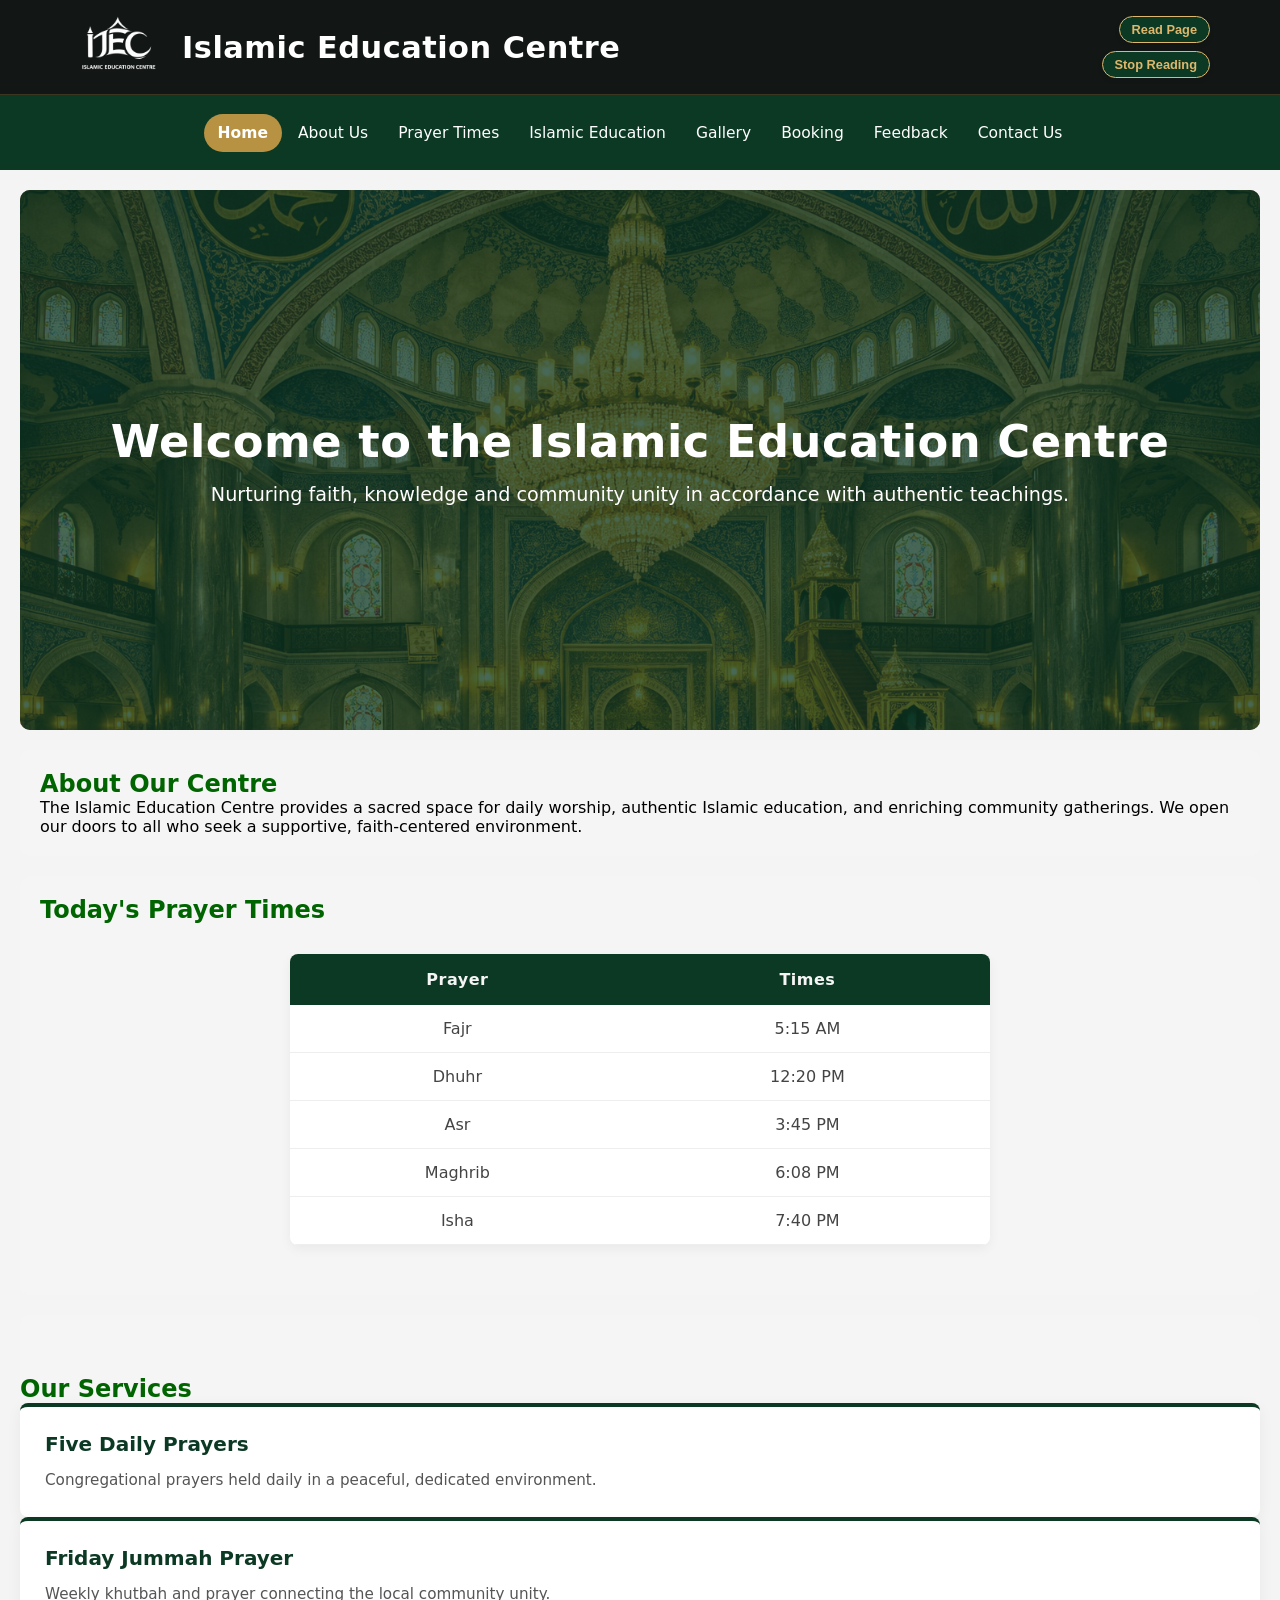
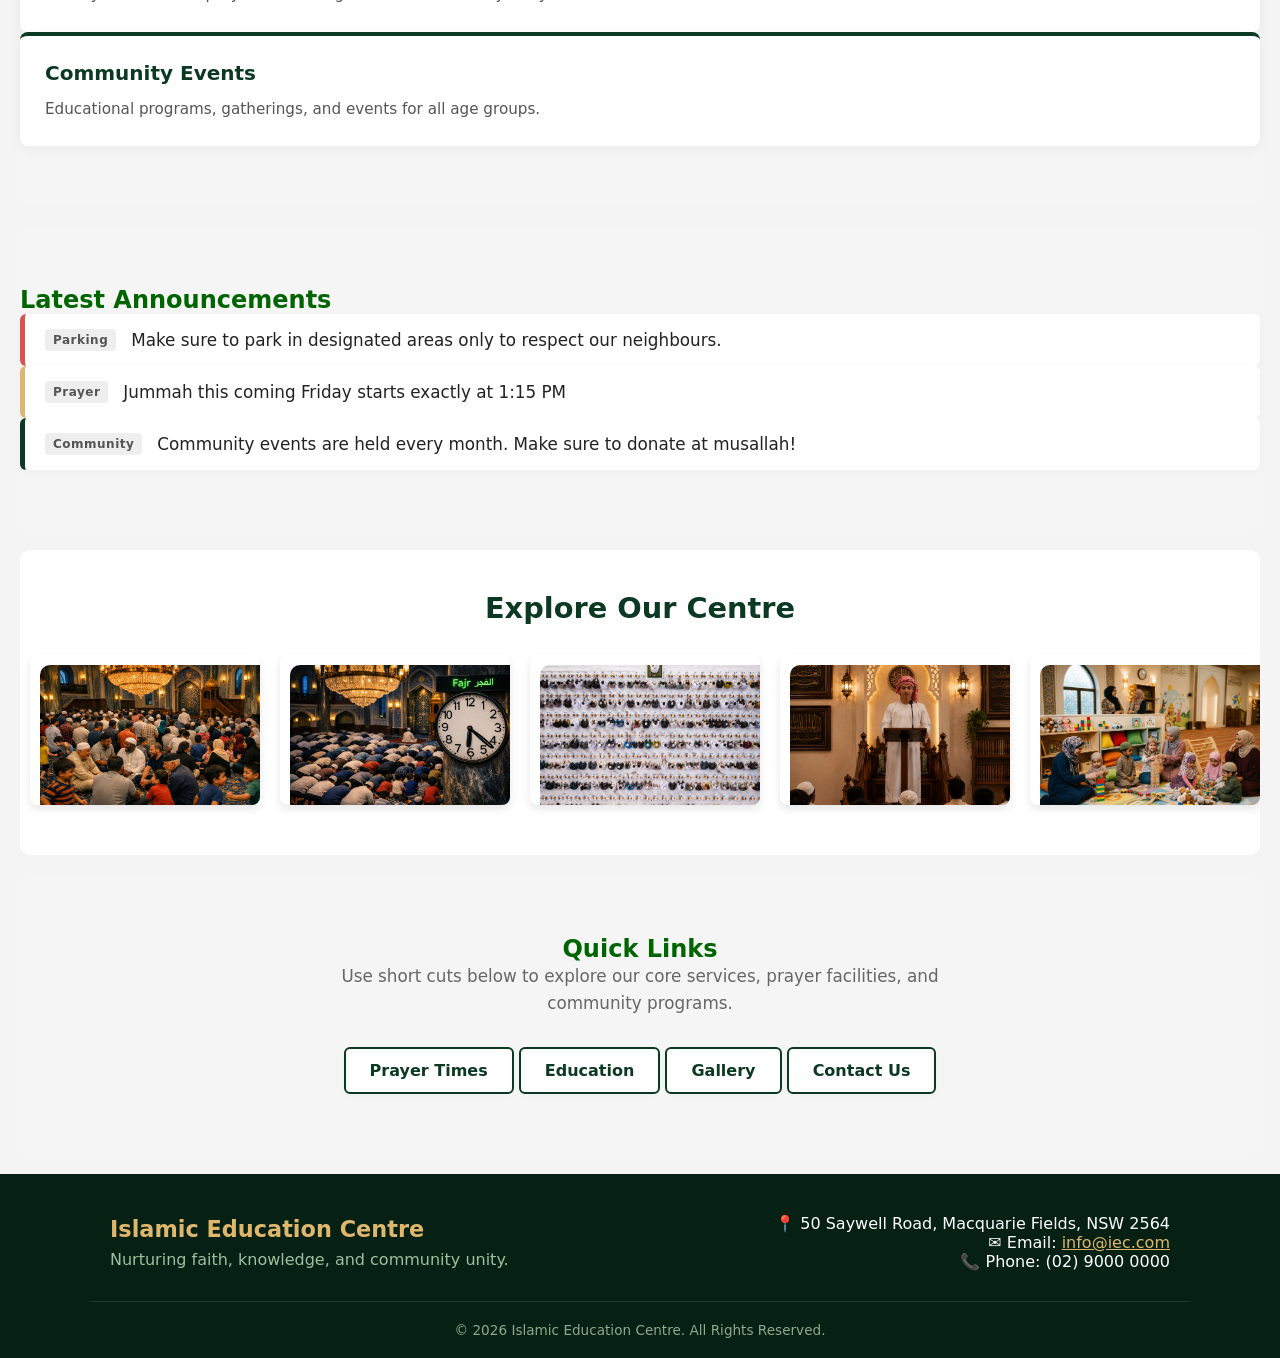
<file: interactive media/index.html>
<!DOCTYPE html>
<html lang="en">

<head>

    <meta charset="UTF-8">
    <meta name="viewport" content="width=device-width, initial-scale=1.0">

    <title>Islamic Education Centre</title>

    <!-- css link -->
    <link rel="stylesheet" href="style.css">

</head>

<body>

    <!--header-->
    <header class="site-header">

        <div class="top-bar">
            <div class="top-bar-container">
                <div class="brand-logo-group">
                    <img src="IEC LOGO - Copy.png" class="top-logo-img">
                    <h1 class="top-title-text">Islamic Education Centre</h1>
                </div>

                <div class="top-accessibility">
                     <button type="button" class="access-btn read-btn" onclick="readPage()"> Read Page</button>
                     <button type="button" class="access-btn stop-btn" onclick="stopReading()"> Stop Reading</button>
                </div>
            </div>
        </div>

        <nav class="main-navbar"> 
        <div class="nav-links">
            <a href="index.html" class="active">Home</a>
            <a href="about.html">About Us</a>
            <a href="prayer.html">Prayer Times</a>
            <a href="education.html">Islamic Education</a>
            <a href="gallery.html">Gallery</a>
            <a href="booking.html">Booking</a>
            <a href="feedback.html">Feedback</a>
            <a href="contact.html">Contact Us</a>
        </div>
        </nav>
    </header>

    <!--hero section-->
    <section class="hero-section">
    <div class="hero-overlay">
       
        <div class="hero-content">
        <h2>Welcome to the Islamic Education Centre</h2>
        <p>
            Nurturing faith, knowledge and community unity in accordance with authentic teachings.
        </p>
        </div>

    </div>
    </section>

    <!--about preview-->
    <section class="about-section">
        <div class="content-container">
        <h2>About Our Centre</h2>
        <div class="title-underline"></div>
        <p>
            The Islamic Education Centre provides a sacred space for daily worship, authentic Islamic education, and enriching community gatherings. We open our doors to all who seek a supportive, faith-centered environment.
        </p>
        </div>
    </section>

    <!--prayer times-->
    <section class="prayer-section">
        <div class="content-container">
        <h2>Today's Prayer Times</h2>
        <div class="title-underline"></div>

        <table class="prayer-table">
        <thead>
            <tr>
                <th>Prayer</th>
                <th>Times</th>
            </tr>
        </thead>
        <tbody>
            <tr>
                <td>Fajr</td>
                <td>5:15 AM</td>
            </tr>

            <tr>
                <td>Dhuhr</td>
                <td>12:20 PM</td>
            </tr>

            <tr>
                <td>Asr</td>
                <td>3:45 PM</td>
            </tr>

            <tr>
                <td>Maghrib</td>
                <td>6:08 PM</td>
            </tr>

            <tr>
                <td>Isha</td>
                <td>7:40 PM</td>
            </tr>
        </tbody>
        </table>
        </div>
    </section>

    <!--our services-->
    <section class="services-section">
        <div class="content-container">
        <h2>Our Services</h2>
        <div class="title-underline"></div>

        <div class="services-grid">
            <div class="service-card">
                <h3>Five Daily Prayers</h3>
                <p>Congregational prayers held daily in a peaceful, dedicated environment.</p>
            </div>
            <div class="service-card">
                <h3>Friday Jummah Prayer</h3>
                <p>Weekly khutbah and prayer connecting the local community unity.</p>
            </div>
            <div class="service-card">
                <h3>Community Events</h3>
                <p>Educational programs, gatherings, and events for all age groups.</p>
            </div>
        </div>

        </div>
    </section>

    <!--announcements-->
    <section class="announcements-section">
        <div class="content-container">
            <h2>Latest Announcements</h2>
            <div class="title-underline"></div>
            <div class="announcements-feed">
                <div class="announcement-item danger-notice">
                    <span class="announcement-tag">Parking</span>
                    <p>Make sure to park in designated areas only to respect our neighbours.</p>
                </div>
                <div class="announcement-item dynamic-notice">
                    <span class="announcement-tag">Prayer</span>
                    <p>Jummah this coming Friday starts exactly at 1:15 PM</p>
                </div>
                <div class="announcement-item general-notice">
                    <span class="announcement-tag">Community</span>
                    <p>Community events are held every month. Make sure to donate at musallah!</p>
                </div>
            </div>
        </div>
    </section>

    <!--image-->
    <section class="home-gallery-slider">
        <h2>Explore Our Centre</h2>
        <div class="slider-track-container">
            <div class="slider-track">

                <div class="slide">
                    <img src="community gathering.png">
                </div>

                <div class="slide">
                    <img src="congregation prayer.png"></imgs>
                </div>

                <div class="slide">
                    <img src="iftar.png">
                </div>

                <div class="slide">
                    <img src="khutbah.png">
                </div>

                <div class="slide">
                    <img src="kiddoss.png">
                </div>

                <div class="slide">
                    <img src="slide show halaqa.png">
                </div>

                <div class="slide">
                    <img src="commy event slide show.png">
                </div>

                <div class="slide">
                    <img src="taraweeh.png">
                </div>

                <div class="slide">
                    <img src="slide show, wide shot of int.png">
                </div>

                <div class="slide"><img src="community gathering.png"></div>
                <div class="slide"><img src="congregation prayer.png"></div>
                <div class="slide"><img src="iftar.png"></div>
                <div class="slide"><img src="khutbah.png"></div>
                <div class="slide"><img src="kiddoss.png"></div>
                <div class="slide"><img src="slide show halaqa.png"></div>
                <div class="slide"><img src="commy event slide show.png"></div>
                <div class="slide"><img src="taraweeh.png"></div>
                <div class="slide"><img src="slide show, wide shot of int.png"></div>

            </div>
        </div>
    </section>

    <!--quick links-->
    <section class="quick-links-section">
       <div class="content-container">
        <h2>Quick Links</h2>
        <div class="title-underline"></div>
        <p class="quick-links-intro">Use short cuts below to explore our core services, prayer facilities, and community programs.</p>

        <div class="links-btn-grid">
            <a href="prayer.html" class="link-btn">Prayer Times</a>
            <a href="education.html" class="link-btn">Education</a>
            <a href="gallery.html" class="link-btn">Gallery</a>
            <a href="contact.html" class="link-btn">Contact Us</a>
        </div>
       </div>
    </section>

    <!--Footer-->
    <footer style="width: 100%; background-color: #062014; color: #ffffff; padding: 40px 0 20px 0; box-sizing: border-box; margin: 0;">
        <div class="footer-container">
            <div class="footer-brand">
                <h3>Islamic Education Centre</h3>
                <p>Nurturing faith, knowledge, and community unity.</p>
            </div>
            <div class="footer-info">
                <p>📍 50 Saywell Road, Macquarie Fields, NSW 2564</p>
                <p>✉️ Email: <a href="mailto:info@iec.com">info@iec.com</a></p>
                <p>📞 Phone: (02) 9000 0000</p>
            </div>

        </div>
        <div class="footer-bottom">
            <p>&copy; 2026 Islamic Education Centre. All Rights Reserved.</p>
        </div>
    </footer>

    <!--javascript-->
    <script src="js"></script>

</body>

</html>
</file>
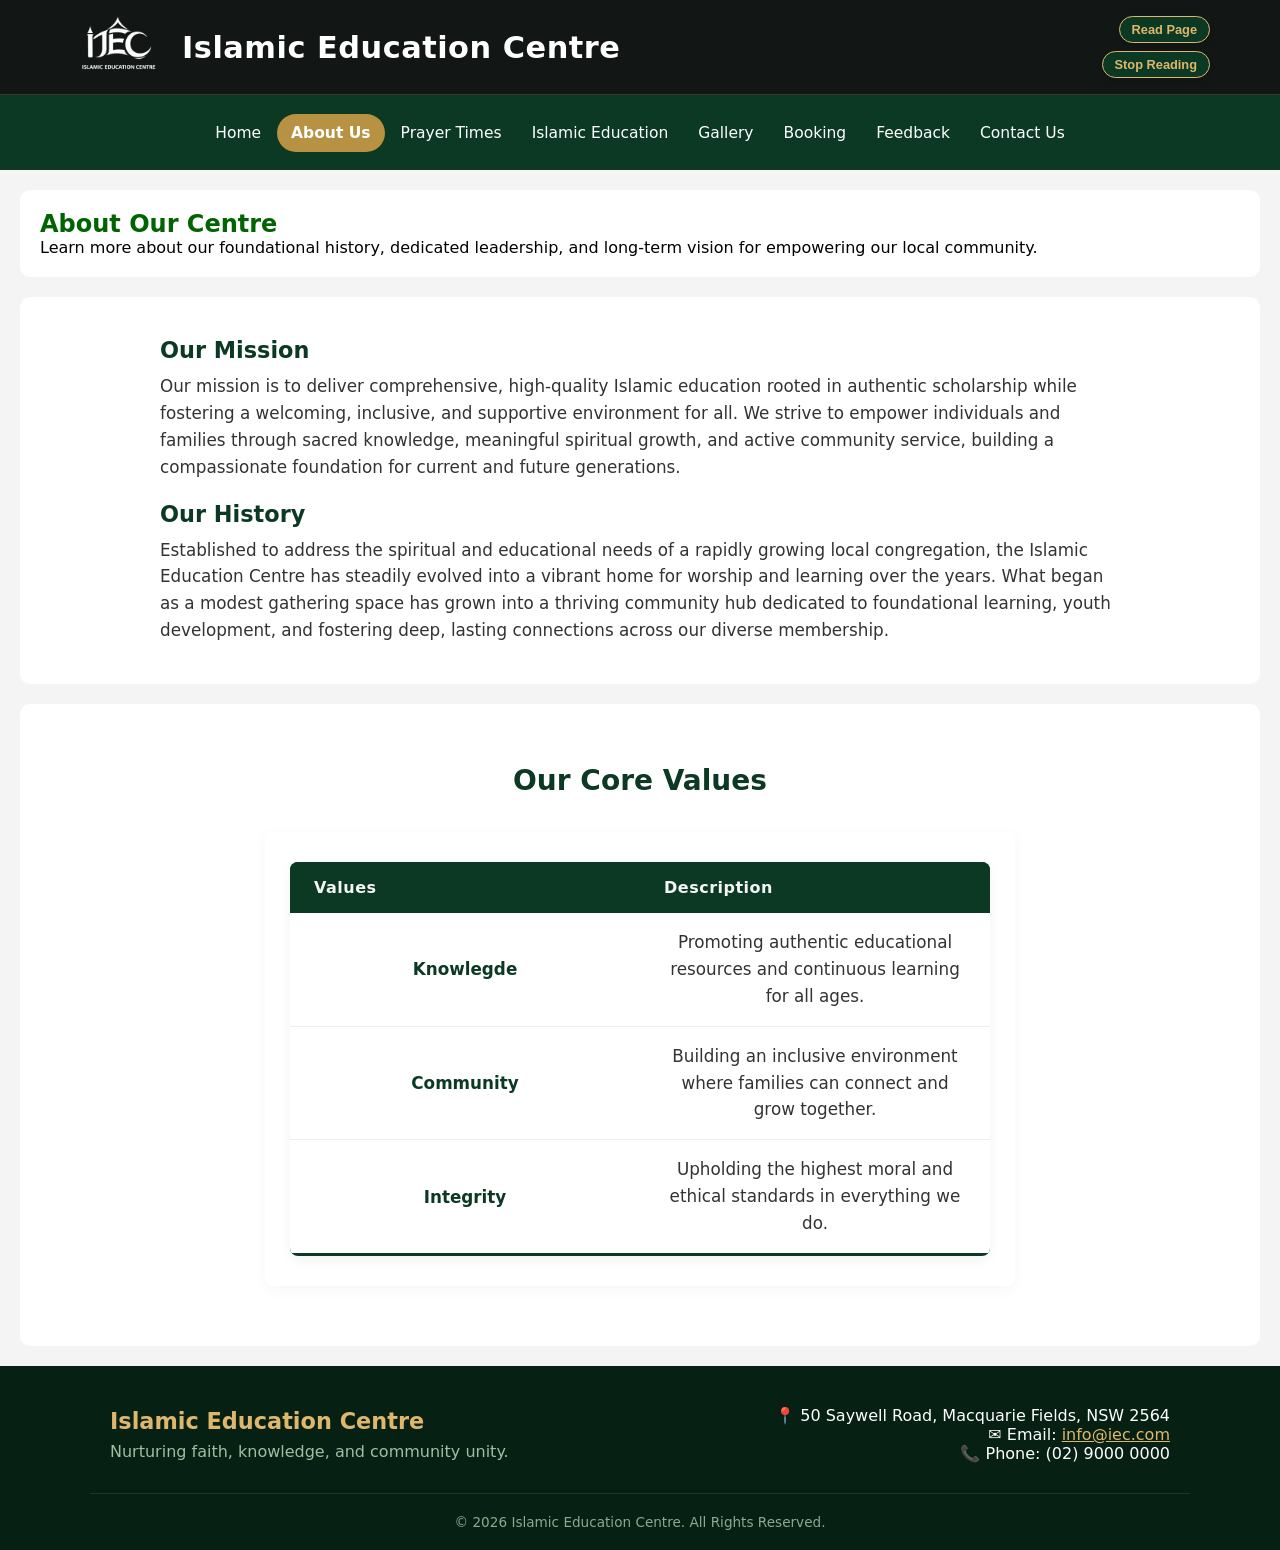
<file: interactive media/about.html>
<!DOCTYPE html>
<html lang="en">

<head>
    <meta charset="UTF-8">
    <meta name="viewport" content="width=device-width, initial-scale=1.0">

    <title>About Us</title>

    <!--css link-->
    <link rel="stylesheet" href="style.css">
</head>

<body>

    <!--header-->
    <header class="site-header">

        <div class="top-bar">
            <div class="top-bar-container">
                <div class="brand-logo-group">
                    <img src="IEC LOGO - Copy.png" class="top-logo-img">
                    <h1 class="top-title-text">Islamic Education Centre</h1>
                </div>

                 <div class="top-accessibility">
                     <button type="button" class="access-btn read-btn" onclick="readPage()"> Read Page</button>
                     <button type="button" class="access-btn stop-btn" onclick="stopReading()"> Stop Reading</button>
                </div>
            </div>
        </div>

        <nav class="main-navbar"> 
        <div class="nav-links">
            <a href="index.html">Home</a>
            <a href="about.html" class="active">About Us</a>
            <a href="prayer.html">Prayer Times</a>
            <a href="education.html">Islamic Education</a>
            <a href="gallery.html">Gallery</a>
            <a href="booking.html">Booking</a>
            <a href="feedback.html">Feedback</a>
            <a href="contact.html">Contact Us</a>
        </div>
        </nav>
    </header>

    <main>

        <section class="page-banner">
            <h2>About Our Centre</h2>
            <p>Learn more about our foundational history, dedicated leadership, and long-term vision for empowering our local community.</p>
        </section>

        <section class="about-content">
            <div class="content-block">
                <h3>Our Mission</h3>
                <p>
                    Our mission is to deliver comprehensive, high-quality Islamic education rooted in authentic scholarship while fostering a welcoming, inclusive, and supportive environment for all. We strive to empower individuals and families through sacred knowledge, meaningful spiritual growth, and active community service, building a compassionate foundation for current and future generations.
                </p>
            </div>

            <div class="content-block">
                <h3>Our History</h3>
                <p>
                    Established to address the spiritual and educational needs of a rapidly growing local congregation, the Islamic Education Centre has steadily evolved into a vibrant home for worship and learning over the years. What began as a modest gathering space has grown into a thriving community hub dedicated to foundational learning, youth development, and fostering deep, lasting connections across our diverse membership.
                </p>
            </div>
        </section>

        <section class="values-section">
            <div class="content-container">
            <h3>Our Core Values</h3>
            <div class="title-underline"></div>

            <div class="table-responsive">

            <table class="styled-table">
                <thead>
                <tr>
                    <th>Values</th>
                    <th>Description</th>
                </tr>
                </thead>

                <tbody>
                <tr>
                    <td><strong>Knowlegde</strong></td>
                    <td>Promoting authentic educational resources and continuous learning for all ages.</td>
                </tr>

                <tr>
                    <td><strong>Community</strong></td>
                    <td>Building an inclusive environment where families can connect and grow together.</td>
                </tr>

                <tr>
                    <td><strong>Integrity</strong></td>
                    <td>Upholding the highest moral and ethical standards in everything we do.</td>
                </tr>
                </tbody>
            </table>
            </div>
            </div>
        </section>
    </main>

  <!--Footer-->
    <footer style="width: 100%; background-color: #062014; color: #ffffff; padding: 40px 0 20px 0; box-sizing: border-box; margin: 0;">
        <div class="footer-container">
            <div class="footer-brand">
                <h3>Islamic Education Centre</h3>
                <p>Nurturing faith, knowledge, and community unity.</p>
            </div>
            <div class="footer-info">
                <p>📍 50 Saywell Road, Macquarie Fields, NSW 2564</p>
                <p>✉️ Email: <a href="mailto:info@iec.com">info@iec.com</a></p>
                <p>📞 Phone: (02) 9000 0000</p>
            </div>

        </div>
        <div class="footer-bottom">
            <p>&copy; 2026 Islamic Education Centre. All Rights Reserved.</p>
        </div>
    </footer>

    <script src="js"></script>

</body>

</html>
</file>
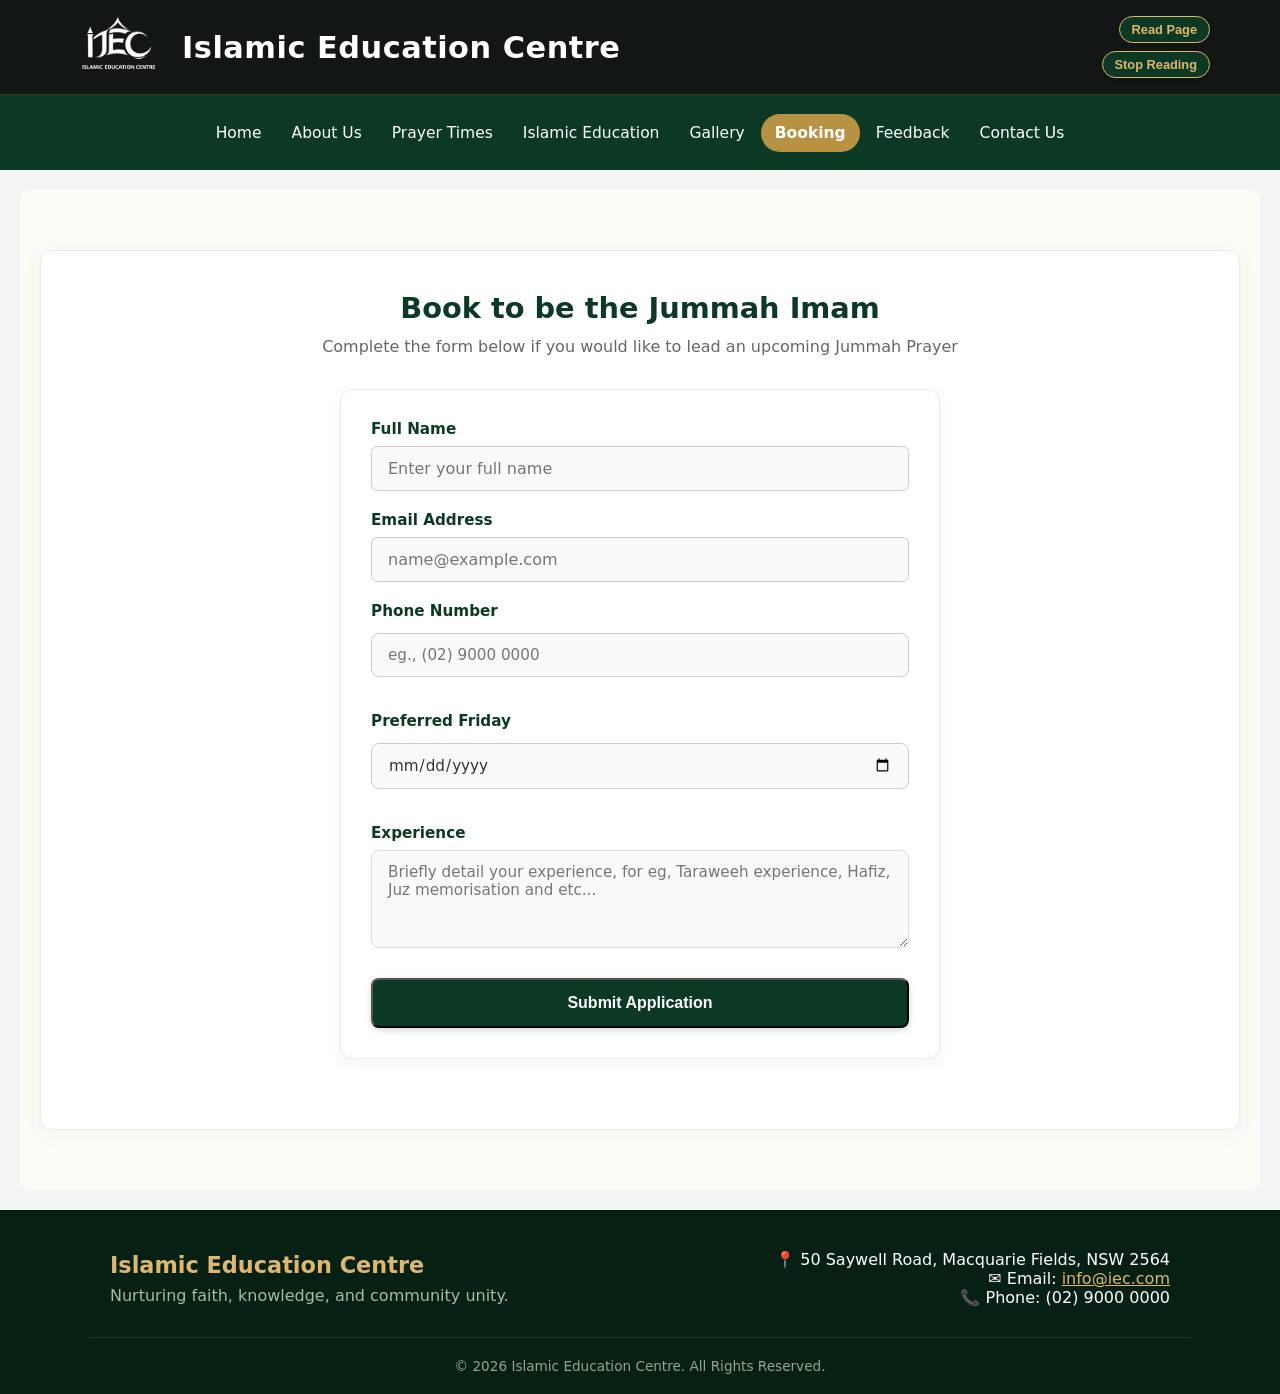
<file: interactive media/booking.html>
<!DOCTYPE html>
<html lang="en">

<head>

    <meta charset="UTF-8">
    <meta name="viewport" content="width=device-width, initial-scale=1.0">

    <title>Booking</title>

    <!-- css link -->
    <link rel="stylesheet" href="style.css">

</head>

<body>

    <!--header-->
    <header class="site-header">

        <div class="top-bar">
            <div class="top-bar-container">
                <div class="brand-logo-group">
                    <img src="IEC LOGO - Copy.png" class="top-logo-img">
                    <h1 class="top-title-text">Islamic Education Centre</h1>
                </div>

                 <div class="top-accessibility">
                     <button type="button" class="access-btn read-btn" onclick="readPage()"> Read Page</button>
                     <button type="button" class="access-btn stop-btn" onclick="stopReading()"> Stop Reading</button>
                </div>
            </div>
        </div>

        <nav class="main-navbar"> 
        <div class="nav-links">
            <a href="index.html">Home</a>
            <a href="about.html">About Us</a>
            <a href="prayer.html">Prayer Times</a>
            <a href="education.html">Islamic Education</a>
            <a href="gallery.html">Gallery</a>
            <a href="booking.html" class="active">Booking</a>
            <a href="feedback.html">Feedback</a>
            <a href="contact.html">Contact Us</a>
        </div>
        </nav>
    </header>

    <section class="booking-section">

        <div class="form-container">
        <h2>Book to be the Jummah Imam</h2>
        <p class="form-subtitle">Complete the form below if you would like to lead an upcoming Jummah Prayer</p>

        <form onsubmit="return validateBooking()">

            <div class="form-group">
            <label for="name">Full Name</label>
            <input type="text" id="name" placeholder="Enter your full name">
            </div>

            <div class="form-group">
            <label for="email">Email Address</label>
            <input type="email" id="email" placeholder="name@example.com">
            </div>

            <div class="form-group">
            <label for="tel">Phone Number</label>
            <input type="tel" id="tel" placeholder="eg., (02) 9000 0000">
            </div>

            <div class="form-group">
            <label for="date">Preferred Friday</label>
            <input type="date" id="date">
            </div>

            <div class="form-group">
            <label for="experience">Experience</label>
            <textarea id="experience" rows="4" placeholder="Briefly detail your experience, for eg, Taraweeh experience, Hafiz, Juz memorisation and etc..."></textarea>
            </div>

            <button type="submit" class="submit-btn">Submit Application</button>

        </form>
    </section>

    <!--Footer-->
    <footer style="width: 100%; background-color: #062014; color: #ffffff; padding: 40px 0 20px 0; box-sizing: border-box; margin: 0;">
        <div class="footer-container">
            <div class="footer-brand">
                <h3>Islamic Education Centre</h3>
                <p>Nurturing faith, knowledge, and community unity.</p>
            </div>
            <div class="footer-info">
                <p>📍 50 Saywell Road, Macquarie Fields, NSW 2564</p>
                <p>✉️ Email: <a href="mailto:info@iec.com">info@iec.com</a></p>
                <p>📞 Phone: (02) 9000 0000</p>
            </div>

        </div>
        <div class="footer-bottom">
            <p>&copy; 2026 Islamic Education Centre. All Rights Reserved.</p>
        </div>
    </footer>
    
    <script src="js"></script>

</body>

</html>
</file>
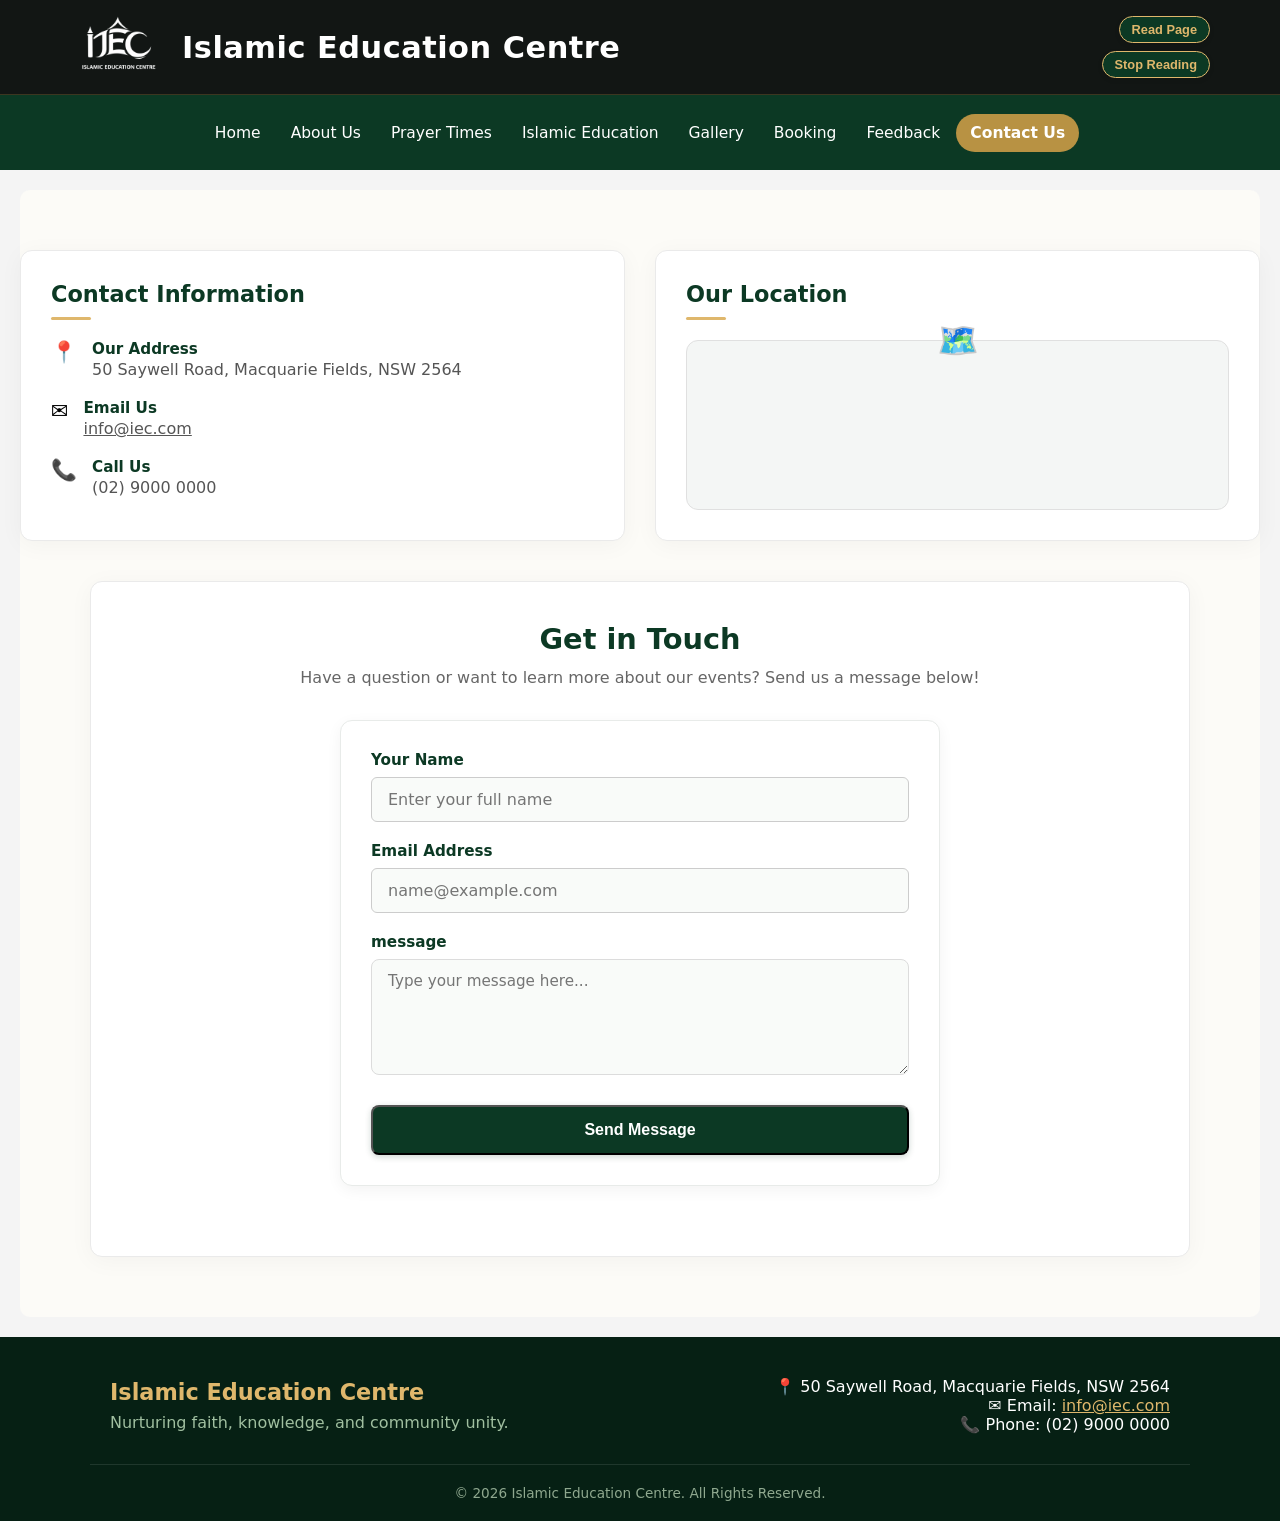
<file: interactive media/contact.html>
<!DOCTYPE html>
<html lang="en">

<head>

    <meta charset="UTF-8">
    <meta name="viewport" content="width=device-width, initial-scale=1.0">

    <title>Contact Us</title>

    <!-- css link -->
    <link rel="stylesheet" href="style.css">

</head>

<body>

    <!--header-->
    <header class="site-header">

        <div class="top-bar">
            <div class="top-bar-container">
                <div class="brand-logo-group">
                    <img src="IEC LOGO - Copy.png" class="top-logo-img">
                    <h1 class="top-title-text">Islamic Education Centre</h1>
                </div>

                 <div class="top-accessibility">
                     <button type="button" class="access-btn read-btn" onclick="readPage()"> Read Page</button>
                     <button type="button" class="access-btn stop-btn" onclick="stopReading()"> Stop Reading</button>
                </div>
            </div>
        </div>

        <nav class="main-navbar"> 
        <div class="nav-links">
            <a href="index.html">Home</a>
            <a href="about.html">About Us</a>
            <a href="prayer.html">Prayer Times</a>
            <a href="education.html">Islamic Education</a>
            <a href="gallery.html">Gallery</a>
            <a href="booking.html">Booking</a>
            <a href="feedback.html">Feedback</a>
            <a href="contact.html" class="active">Contact Us</a>
        </div>
        </nav>
    </header>

    <section class="contact-section">
        <div class="content-container">

        <div class="contact-info-row">
            
            <div class="info-details-card">
            <h3>Contact Information</h3>
            <div class="card-underline"></div>

                <div class="detail-item">
                    <span class="detail-icon">📍</span>
                    <div>
                        <strong>Our Address</strong>
                        <p>50 Saywell Road, Macquarie Fields, NSW 2564</p>
                    </div>
                </div>

                <div class="detail-item">
                    <span class="detail-icon">✉️</span>
                    <div>
                        <strong>Email Us</strong>
                        <p><a href="mailto:info@iec.com">info@iec.com</a></p>
                    </div>
                </div>

                <div class="detail-item">
                    <span class="detail-icon">📞</span>
                    <div>
                        <strong>Call Us</strong>
                        <p>(02) 9000 0000</p>
                    </div>
                </div>
            </div>
            

            <div class="info-details-card location-card">
                <h3>Our Location</h3>
                <div class="card-underline"></div>
                <div class="map-placeholder">
                    <span class="map-icon">🗺️</span>
                    <iframe
                         src="https://www.google.com/maps/embed?pb=!1m18!1m12!1m3!1d3308.10322344203!2d150.88286399999998!3d-33.9898823!2m3!1f0!2f0!3f0!3m2!1i1024!2i768!4f13.1!3m3!1m2!1s0x6b12eb6aa25b56d3%3A0x6eab1ba91f7f8370!2s50%20Saywell%20Rd%2C%20Macquarie%20Fields%20NSW%202564!5e0!3m2!1sen!2sau!4v1783576475438!5m2!1sen!2sau"
                         class="map"
                         style="border:0; border-radius: 40px;
                         " allowfullscreen="
                         " loading="lazy" 
                         referrerpolicy="strict-origin-when-cross-origin">
                    </iframe>
                </div>
            </div>
        </div>

        <div class="full-width-form-wrapper">
            <div class="form-container">
            <h2>Get in Touch</h2>
            <p class="form-subtitle">Have a question or want to learn more about our events? Send us a message below!</p>

             <form onsubmit="return validateContact(event)">

                <div class="form-group">
                    <label for="name">Your Name</label>
                    <input type="text" id="contactName" placeholder="Enter your full name">
                </div>

                <div class="form-group">
                    <label for="email">Email Address</label>
                    <input type="email" id="contactEmail" placeholder="name@example.com">
                </div>

                <div class="form-group">
                    <label for="message">message</label>
                    <textarea id="message" rows="5" placeholder="Type your message here..."></textarea>
                </div>

                <button type="submit" class="submit-btn">Send Message</button>
            </form>
        </div>
        </div>
            
        </div>
    </section>

   
    <!--Footer-->
    <footer style="width: 100%; background-color: #062014; color: #ffffff; padding: 40px 0 20px 0; box-sizing: border-box; margin: 0;">
        <div class="footer-container">
            <div class="footer-brand">
                <h3>Islamic Education Centre</h3>
                <p>Nurturing faith, knowledge, and community unity.</p>
            </div>
            <div class="footer-info">
                <p>📍 50 Saywell Road, Macquarie Fields, NSW 2564</p>
                <p>✉️ Email: <a href="mailto:info@iec.com">info@iec.com</a></p>
                <p>📞 Phone: (02) 9000 0000</p>
            </div>

        </div>
        <div class="footer-bottom">
            <p>&copy; 2026 Islamic Education Centre. All Rights Reserved.</p>
        </div>
    </footer>

    <script src="js"></script>

</body>

</html>
</file>
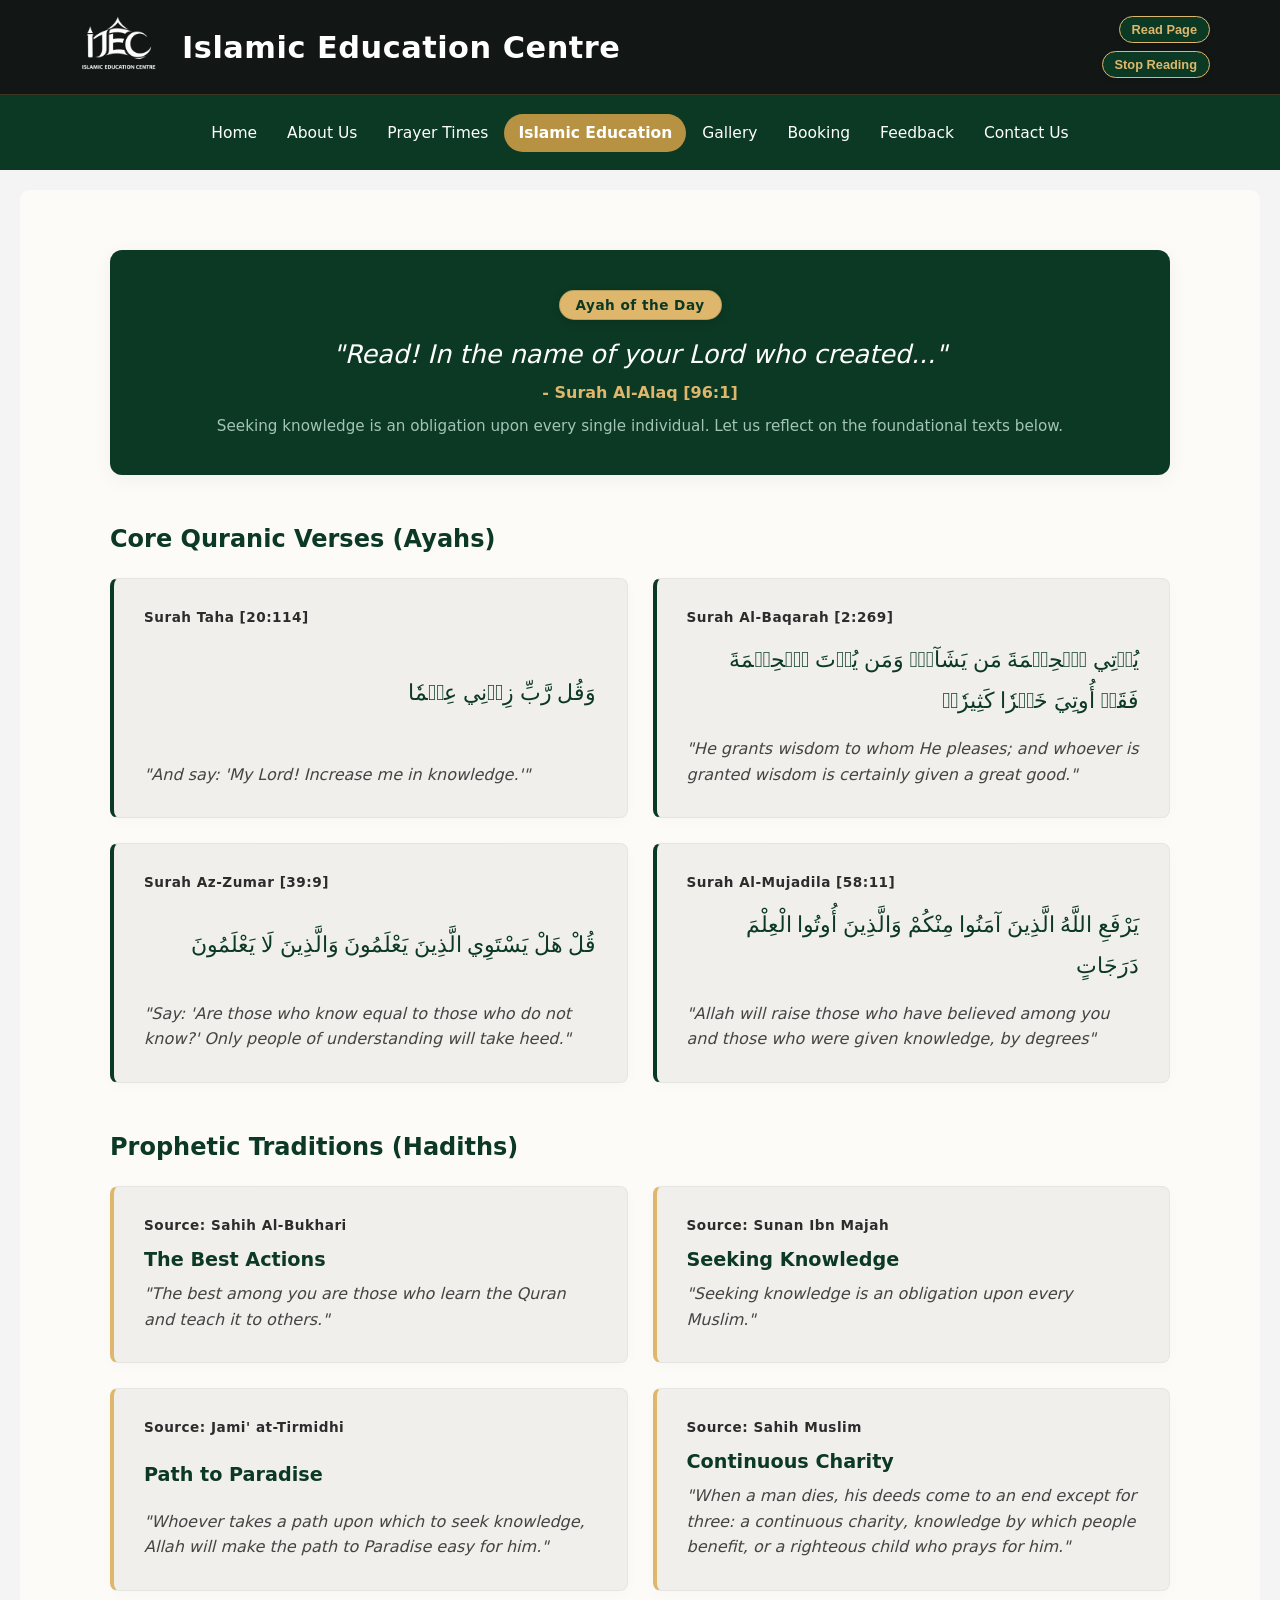
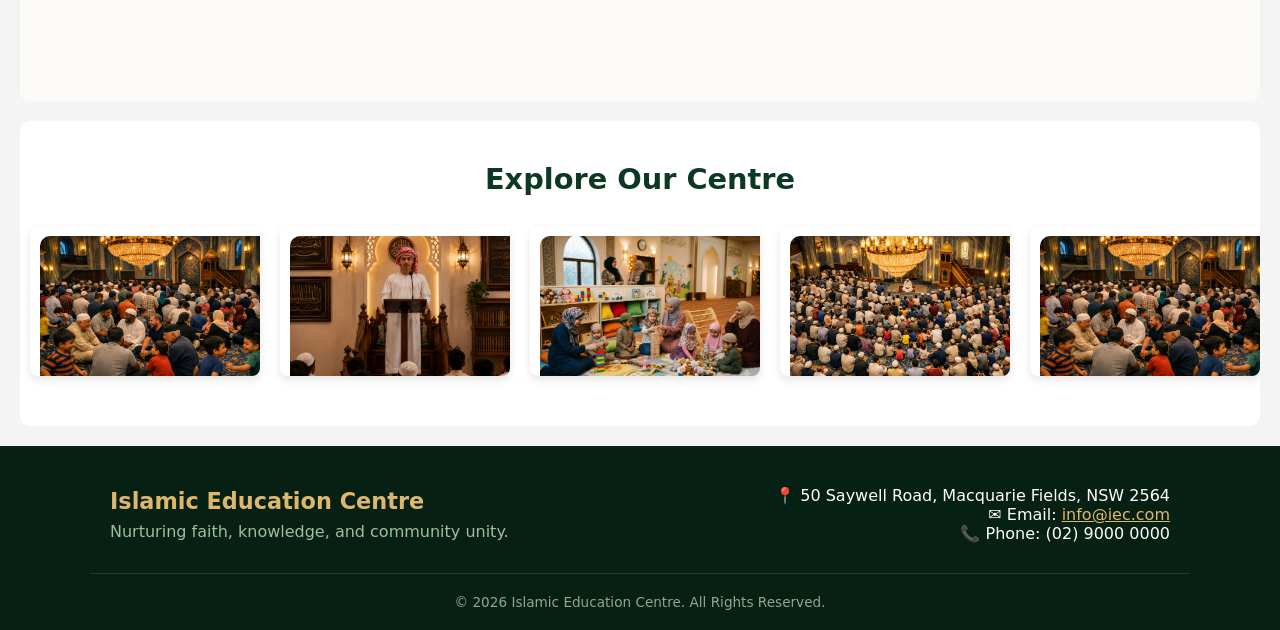
<file: interactive media/education.html>
<!DOCTYPE html>
<html lang="en">

<head>

    <meta charset="UTF-8">
    <meta name="viewport" content="width=device-width, initial-scale=1.0">

    <title>Islamic Education</title>

    <!-- css link -->
    <link rel="stylesheet" href="style.css">

</head>

<body>

    <!--header-->
    <header class="site-header">

        <div class="top-bar">
            <div class="top-bar-container">
                <div class="brand-logo-group">
                    <img src="IEC LOGO - Copy.png" class="top-logo-img">
                    <h1 class="top-title-text">Islamic Education Centre</h1>
                </div>

                 <div class="top-accessibility">
                     <button type="button" class="access-btn read-btn" onclick="readPage()"> Read Page</button>
                     <button type="button" class="access-btn stop-btn" onclick="stopReading()"> Stop Reading</button>
                </div>

            </div>
        </div>

        <nav class="main-navbar"> 
        <div class="nav-links">
            <a href="index.html">Home</a>
            <a href="about.html">About Us</a>
            <a href="prayer.html">Prayer Times</a>
            <a href="education.html" class="active">Islamic Education</a>
            <a href="gallery.html">Gallery</a>
            <a href="booking.html">Booking</a>
            <a href="feedback.html">Feedback</a>
            <a href="contact.html">Contact Us</a>
        </div>
        </nav>
    </header>

    <!--education-->
    <section class="education-hub">
        <div class="content-container">
 
        
        <div class="inspiration-banner">
            <span class="spotlight-tag">Ayah of the Day</span>
            <h2>"Read! In the name of your Lord who created..."</h2>
            <p class="reference">- Surah Al-Alaq [96:1]</p>
            <p class="banner-note">Seeking knowledge is an obligation upon every single individual. Let us reflect on the foundational texts below.</p>
        </div>

        <div class="section-title-block">
            <h3>Core Quranic Verses (Ayahs)</h3>
            <div class="title-underline"></div>
        </div>

        <div class="knowledge-grid">
            <div class="info-card ayah-card">
                <span class="card-surah">Surah Taha [20:114]</span>
                <p class="arabic-text">وَقُل رَّبِّ زِدۡنِي عِلۡمٗا</p>
                <p class="translation">"And say: 'My Lord! Increase me in knowledge.'"</p>
            </div>

            <div class="info-card ayah-card">
                <span class="card-surah">Surah Al-Baqarah [2:269]</span>
                <p class="arabic-text">يُؤۡتِي ٱلۡحِكۡمَةَ مَن يَشَآءُۚ وَمَن يُؤۡتَ ٱلۡحِكۡمَةَ فَقَدۡ أُوتِيَ خَيۡرٗا كَثِيرٗاۗ</p>
                <p class="translation">"He grants wisdom to whom He pleases; and whoever is granted wisdom is certainly given a great good."</p>
            </div>

            <div class="info-card ayah-card">
                <span class="card-surah">Surah Az-Zumar [39:9]</span>
                <p class="arabic-text">قُلْ هَلْ يَسْتَوِي الَّذِينَ يَعْلَمُونَ وَالَّذِينَ لَا يَعْلَمُونَ</p>
                <p class="translation">"Say: 'Are those who know equal to those who do not know?' Only people of understanding will take heed."</p>
            </div>

            <div class="info-card ayah-card">
                <span class="card-surah">Surah Al-Mujadila [58:11]</span>
                <p class="arabic-text">يَرْفَعِ اللَّهُ الَّذِينَ آمَنُوا مِنْكُمْ وَالَّذِينَ أُوتُوا الْعِلْمَ دَرَجَاتٍ</p>
                <p class="translation">"Allah will raise those who have believed among you and those who were given knowledge, by degrees"</p>
            </div>
        </div>

        <div class="section-title-block">
            <h3>Prophetic Traditions (Hadiths)</h3>
            <div class="title-underline"></div>
        </div>

        <div class="knowledge-grid">
            <div class="info-card hadith-card">
                <span class="card-surah">Source: Sahih Al-Bukhari</span>
                <h4>The Best Actions</h4>
                <p class="translation">"The best among you are those who learn the Quran and teach it to others."</p>
            </div>

            <div class="info-card hadith-card">
                <span class="card-surah">Source: Sunan Ibn Majah</span>
                <h4>Seeking Knowledge</h4>
                <p class="translation">"Seeking knowledge is an obligation upon every Muslim."</p>
            </div>

            <div class="info-card hadith-card">
                <span class="card-surah">Source: Jami' at-Tirmidhi</span>
                <h4>Path to Paradise</h4>
                <p class="translation">"Whoever takes a path upon which to seek knowledge, Allah will make the path to Paradise easy for him."</p>
            </div>

            <div class="info-card hadith-card">
                <span class="card-surah">Source: Sahih Muslim</span>
                <h4>Continuous Charity</h4>
                <p class="translation">"When a man dies, his deeds come to an end except for three: a continuous charity, knowledge by which people benefit, or a righteous child who prays for him."</p>
            </div>
        </div>

        </div>
    </section>

    <!--image-->
   <section class="home-gallery-slider">
        <h2>Explore Our Centre</h2>
        <div class="slider-track-container">
            <div class="slider-track">

                <div class="slide">
                    <img src="community gathering.png">
                </div>

                <div class="slide">
                    <img src="khutbah.png">
                </div>

                <div class="slide">
                    <img src="kiddoss.png">
                </div>

                <div class="slide">
                    <img src="slide show halaqa.png">
                </div>

                <div class="slide"><img src="community gathering.png"></div>
                <div class="slide"><img src="khutbah.png"></div>
                <div class="slide"><img src="kiddoss.png"></div>
                <div class="slide"><img src="slide show halaqa.png"></div>
            </div>
        </div>
    </section>

   <!--Footer-->
    <footer style="width: 100%; background-color: #062014; color: #ffffff; padding: 40px 0 20px 0; box-sizing: border-box; margin: 0;">
        <div class="footer-container">
            <div class="footer-brand">
                <h3>Islamic Education Centre</h3>
                <p>Nurturing faith, knowledge, and community unity.</p>
            </div>
            <div class="footer-info">
                <p>📍 50 Saywell Road, Macquarie Fields, NSW 2564</p>
                <p>✉️ Email: <a href="mailto:info@iec.com">info@iec.com</a></p>
                <p>📞 Phone: (02) 9000 0000</p>
            </div>

        </div>
        <div class="footer-bottom">
            <p>&copy; 2026 Islamic Education Centre. All Rights Reserved.</p>
        </div>
    </footer>

    <script src="js"></script>

</body>

</html>
</file>
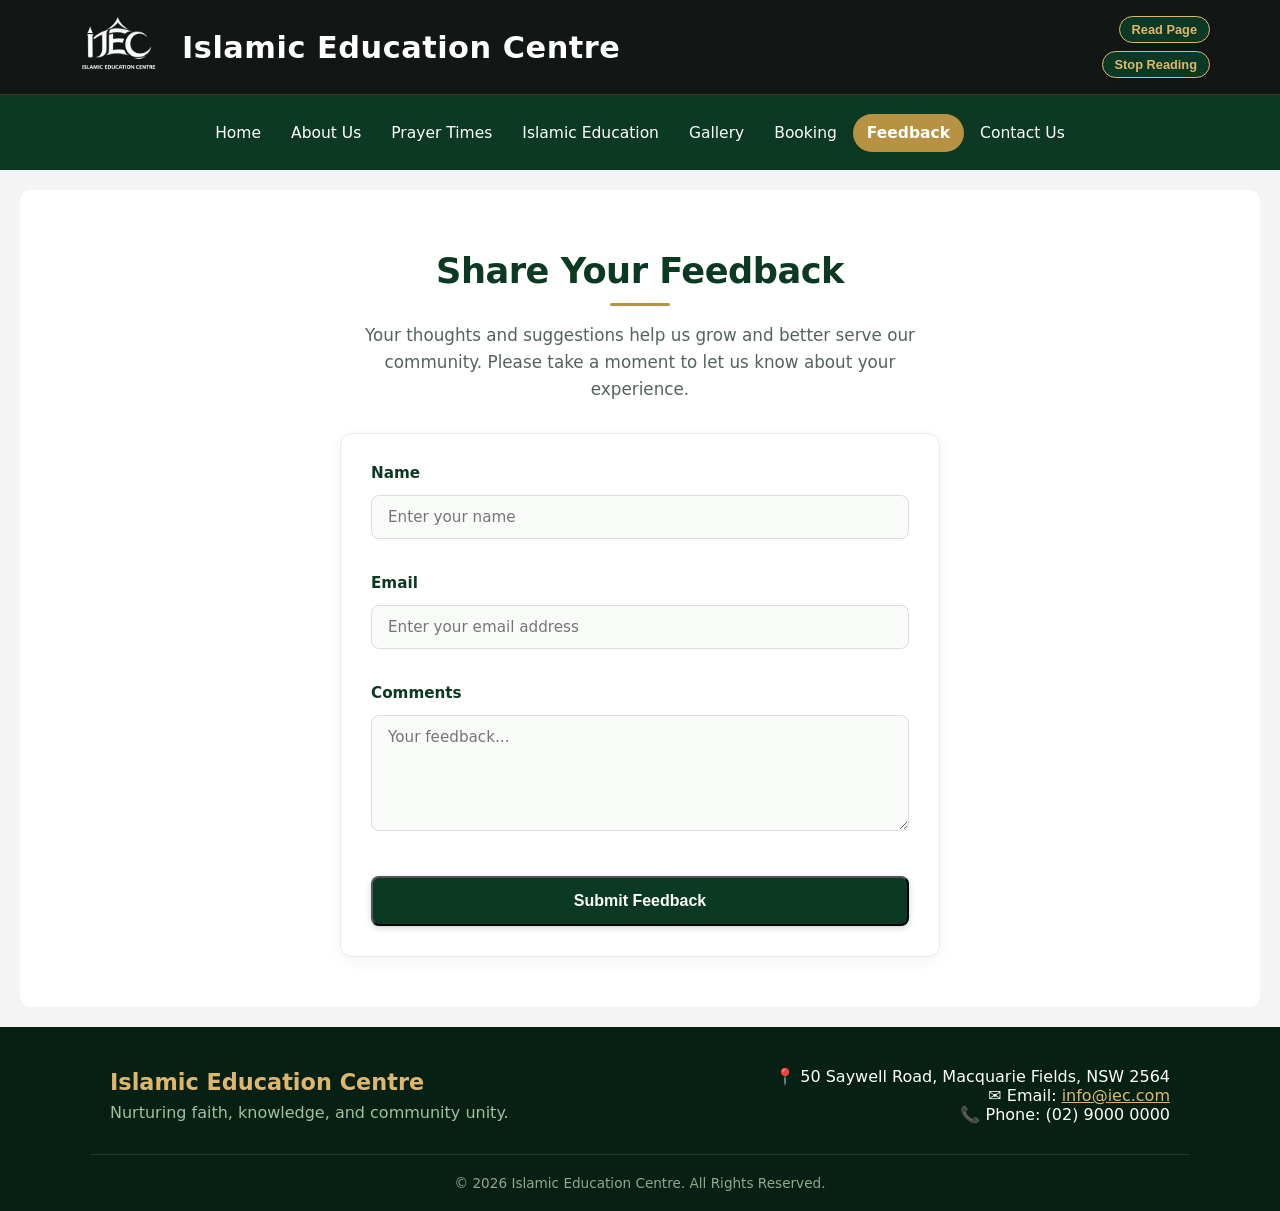
<file: interactive media/feedback.html>
<!DOCTYPE html>
<html lang="en">

<head>

    <meta charset="UTF-8">
    <meta name="viewport" content="width=device-width, initial-scale=1.0">

    <title>Feedback</title>

    <!-- css link -->
    <link rel="stylesheet" href="style.css">

</head>

<body>

    <!--header-->
    <header class="site-header">

        <div class="top-bar">
            <div class="top-bar-container">
                <div class="brand-logo-group">
                    <img src="IEC LOGO - Copy.png" class="top-logo-img">
                    <h1 class="top-title-text">Islamic Education Centre</h1>
                </div>
                
                 <div class="top-accessibility">
                     <button type="button" class="access-btn read-btn" onclick="readPage()"> Read Page</button>
                     <button type="button" class="access-btn stop-btn" onclick="stopReading()"> Stop Reading</button>
                </div>
            </div>
        </div>

        <nav class="main-navbar"> 
        <div class="nav-links">
            <a href="index.html">Home</a>
            <a href="about.html">About Us</a>
            <a href="prayer.html">Prayer Times</a>
            <a href="education.html">Islamic Education</a>
            <a href="gallery.html">Gallery</a>
            <a href="booking.html">Booking</a>
            <a href="feedback.html" class="active">Feedback</a>
            <a href="contact.html">Contact Us</a>
        </div>
        </nav>
    </header>

    <section>
        <div class="feedback-header">
    
        <h2 class="feedback-title">Share Your Feedback</h2>
        <div class="header-divider"></div>
        <p class="feedback-subtitle">
            Your thoughts and suggestions help us grow and better serve our community.
            Please take a moment to let us know about your experience.
        </p>
        </div>
        

        <form onsubmit="return validateFeedback()">

            <div class="form-group">
                <label for="feedbackName">Name</label>
                <input type="text" id="feedbackName" placeholder="Enter your name">
            </div>

            <div class="form-group">
                <label for="feedbackEmail">Email</label>
                <input type="email" id="feedbackEmail" placeholder="Enter your email address">
            </div>

            <div class="form-group">
                <label for="comment">Comments</label>
                <textarea id="comment" placeholder="Your feedback..." rows="5"></textarea>
            </div>
            <button type="submit" class="submit-btn">Submit Feedback</button>

        </form>
    </section>

    <!--Footer-->
    <footer style="width: 100%; background-color: #062014; color: #ffffff; padding: 40px 0 20px 0; box-sizing: border-box; margin: 0;">
        <div class="footer-container">
            <div class="footer-brand">
                <h3>Islamic Education Centre</h3>
                <p>Nurturing faith, knowledge, and community unity.</p>
            </div>
            <div class="footer-info">
                <p>📍 50 Saywell Road, Macquarie Fields, NSW 2564</p>
                <p>✉️ Email: <a href="mailto:info@iec.com">info@iec.com</a></p>
                <p>📞 Phone: (02) 9000 0000</p>
            </div>

        </div>
        <div class="footer-bottom">
            <p>&copy; 2026 Islamic Education Centre. All Rights Reserved.</p>
        </div>
    </footer>

    <script src="js"></script>

</body>

</html>
</file>
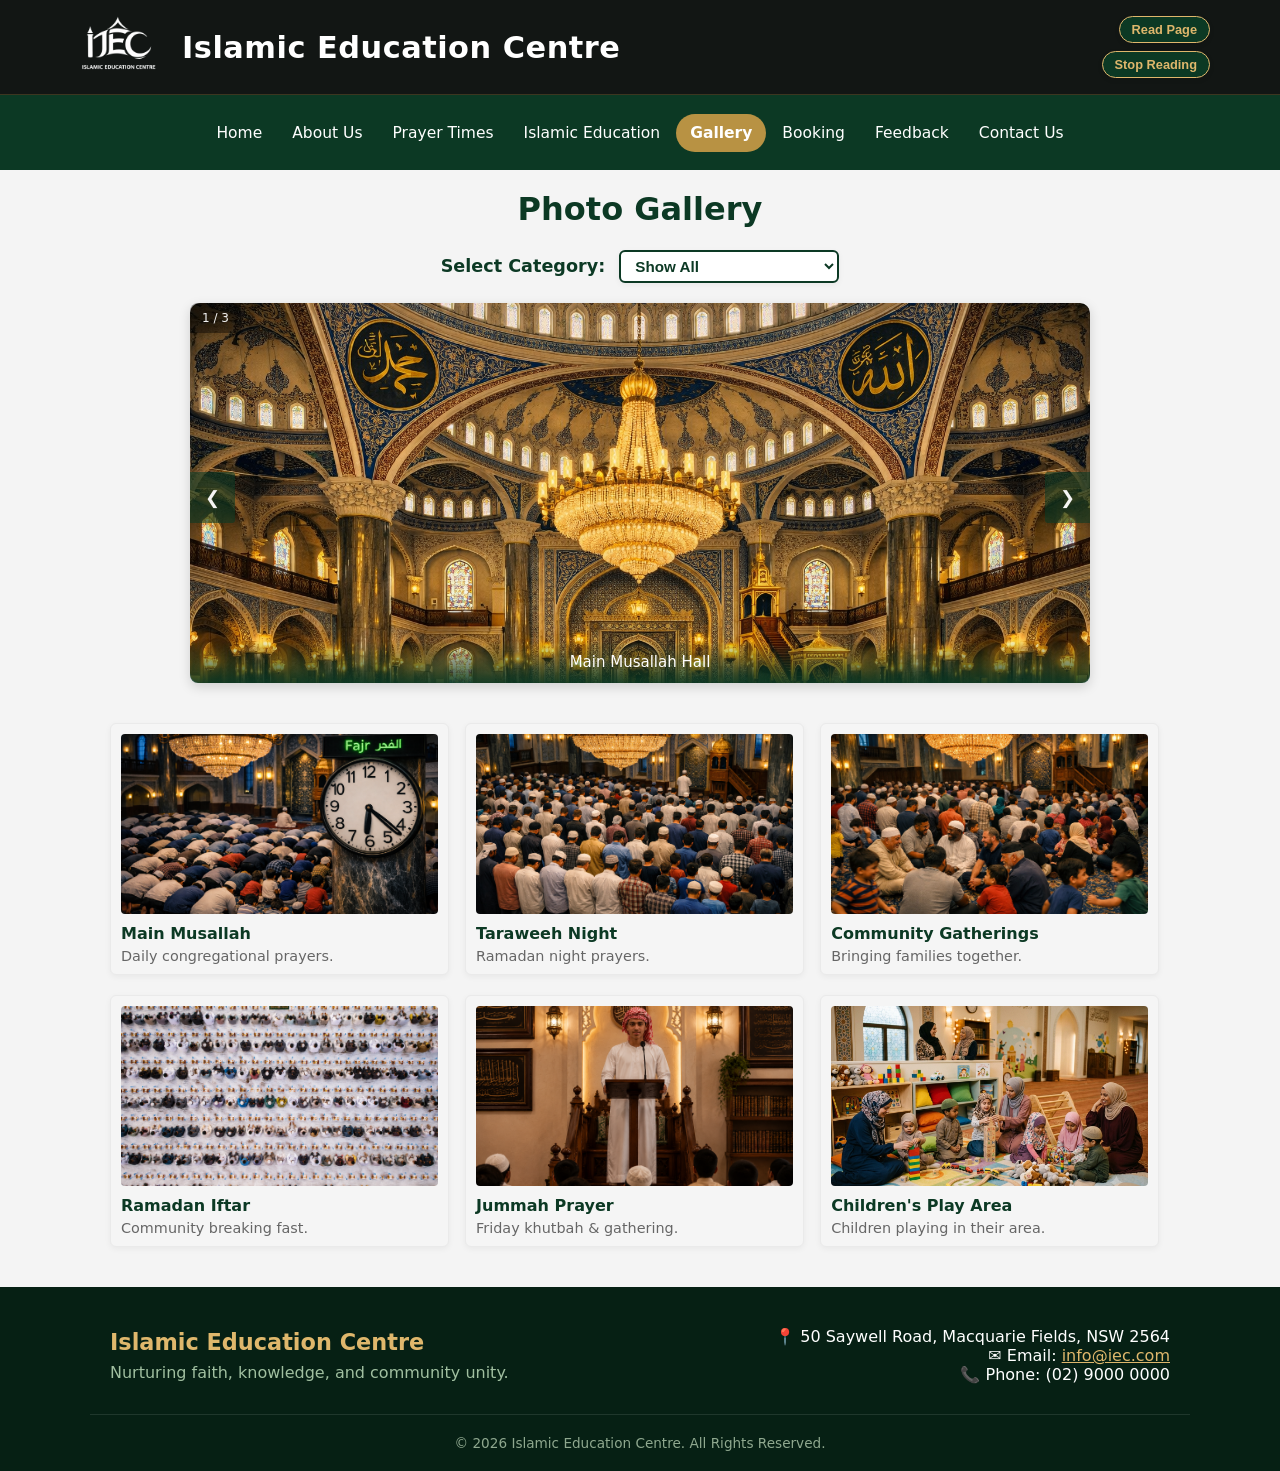
<file: interactive media/gallery.html>
<!DOCTYPE html>
<html lang="en">

<head>

    <meta charset="UTF-8">
    <meta name="viewport" content="width=device-width, initial-scale=1.0">

    <title>Gallery</title>

    <!-- css link -->
    <link rel="stylesheet" href="style.css">

</head>

<body>

 <!--header-->
    <header class="site-header">

        <div class="top-bar">
            <div class="top-bar-container">
                <div class="brand-logo-group">
                    <img src="IEC LOGO - Copy.png" class="top-logo-img">
                    <h1 class="top-title-text">Islamic Education Centre</h1>
                </div>

                 <div class="top-accessibility">
                     <button type="button" class="access-btn read-btn" onclick="readPage()"> Read Page</button>
                     <button type="button" class="access-btn stop-btn" onclick="stopReading()"> Stop Reading</button>
                </div>
            </div>
        </div>

        <nav class="main-navbar"> 
        <div class="nav-links">
            <a href="index.html">Home</a>
            <a href="about.html">About Us</a>
            <a href="prayer.html">Prayer Times</a>
            <a href="education.html">Islamic Education</a>
            <a href="gallery.html" class="active">Gallery</a>
            <a href="booking.html">Booking</a>
            <a href="feedback.html">Feedback</a>
            <a href="contact.html">Contact Us</a>
        </div>
        </nav>
    </header>

    <!--gallery-->
    <main class="gallery-container">
        
        <h2>Photo Gallery</h2>

        <div class="filter-dropdown-container">
            <label for="categoryFilter"><strong>Select Category: </strong></label>
            <select id="categoryFilter" class="gallery-dropdown" onchange="filterSelection(this.value)">
                <option value="all">Show All</option>
                <option value="musallah">Musallah & Prayers</option>
                <option value="events">Community Events</option>
                <option value="education-children-play">Education and Children's Entertainment</option>
            </select>
        </div>

    <div class="slideshow-container">
        <div class="mySlides fade">
            <div class="numbertext">1 / 3</div>
            <img src="slide show, wide shot of int.png" style="width:100%">
            <div class="caption-text">Main Musallah Hall</div>
        </div>

        <div class="mySlides fade">
            <div class="numbertext">2 / 3</div>
            <img src="commy event slide show.png" style="width:100%">
            <div class="caption-text">Community Gathering</div>
        </div>

        <div class="mySlides fade">
            <div class="numbertext">3 / 3</div>
            <img src="slide show halaqa.png" style="width:100%">
            <div class="caption-text">Weekly Halaqa after Jummah</div>
        </div>

        <a class="prev" onclick="plusSlides(-1)">&#10094</a>
        <a class="next" onclick="plusSlides(1)">&#10095</a>
    </div>

    <div class="row">

        <div class="column filterDiv musallah">
            <div class="content">
                <img src="congregation prayer.png" alt="Main Musallah" onclick="openModal(this)">
                <h4>Main Musallah</h4>
                <p>Daily congregational prayers.</p>
            </div>
        </div>

        <div class="column filterDiv musallah">
            <div class="content">
                <img src="taraweeh.png" alt="Taraweeh Night" onclick="openModal(this)">
                <h4>Taraweeh Night</h4>
                <p>Ramadan night prayers.</p>
            </div>
        </div>

        <div class="column filterDiv events">
            <div class="content">
                <img src="community gathering.png" alt="Community Gatherings" onclick="openModal(this)">
                <h4>Community Gatherings</h4>
                <p>Bringing families together.</p>
            </div>
        </div>

        <div class="column filterDiv events">
            <div class="content">
                <img src="iftar.png" alt="Ramadan Iftar" onclick="openModal(this)">
                <h4>Ramadan Iftar</h4>
                <p>Community breaking fast.</p>
            </div>
        </div>

        <div class="column filterDiv education-children-play musallah">
            <div class="content">
                <img src="khutbah.png" alt="Jummah Prayer" onclick="openModal(this)">
                <h4>Jummah Prayer</h4>
                <p>Friday khutbah & gathering.</p>
            </div>
        </div>

        <div class="column filterDiv education-children-play">
            <div class="content">
                <img src="kiddoss.png" alt="Children's Play Area" onclick="openModal(this)">
                <h4>Children's Play Area</h4>
                <p>Children playing in their area.</p>
            </div>
        </div>

    </div>

    <div id="imageModal" class="modal">
        <span class="close" onclick="closeModal()">&times;</span>
        <img class="modal-content" id="imgModalTarget" alt="Enlarged view">
        <div id="modalCaption"></div>
    </div>

    </main>

   <!--Footer-->
    <footer style="width: 100%; background-color: #062014; color: #ffffff; padding: 40px 0 20px 0; box-sizing: border-box; margin: 0;">
        <div class="footer-container">
            <div class="footer-brand">
                <h3>Islamic Education Centre</h3>
                <p>Nurturing faith, knowledge, and community unity.</p>
            </div>
            <div class="footer-info">
                <p>📍 50 Saywell Road, Macquarie Fields, NSW 2564</p>
                <p>✉️ Email: <a href="mailto:info@iec.com">info@iec.com</a></p>
                <p>📞 Phone: (02) 9000 0000</p>
            </div>

        </div>
        <div class="footer-bottom">
            <p>&copy; 2026 Islamic Education Centre. All Rights Reserved.</p>
        </div>
    </footer>

    <script src="js"></script>

</body>

</html>
</file>
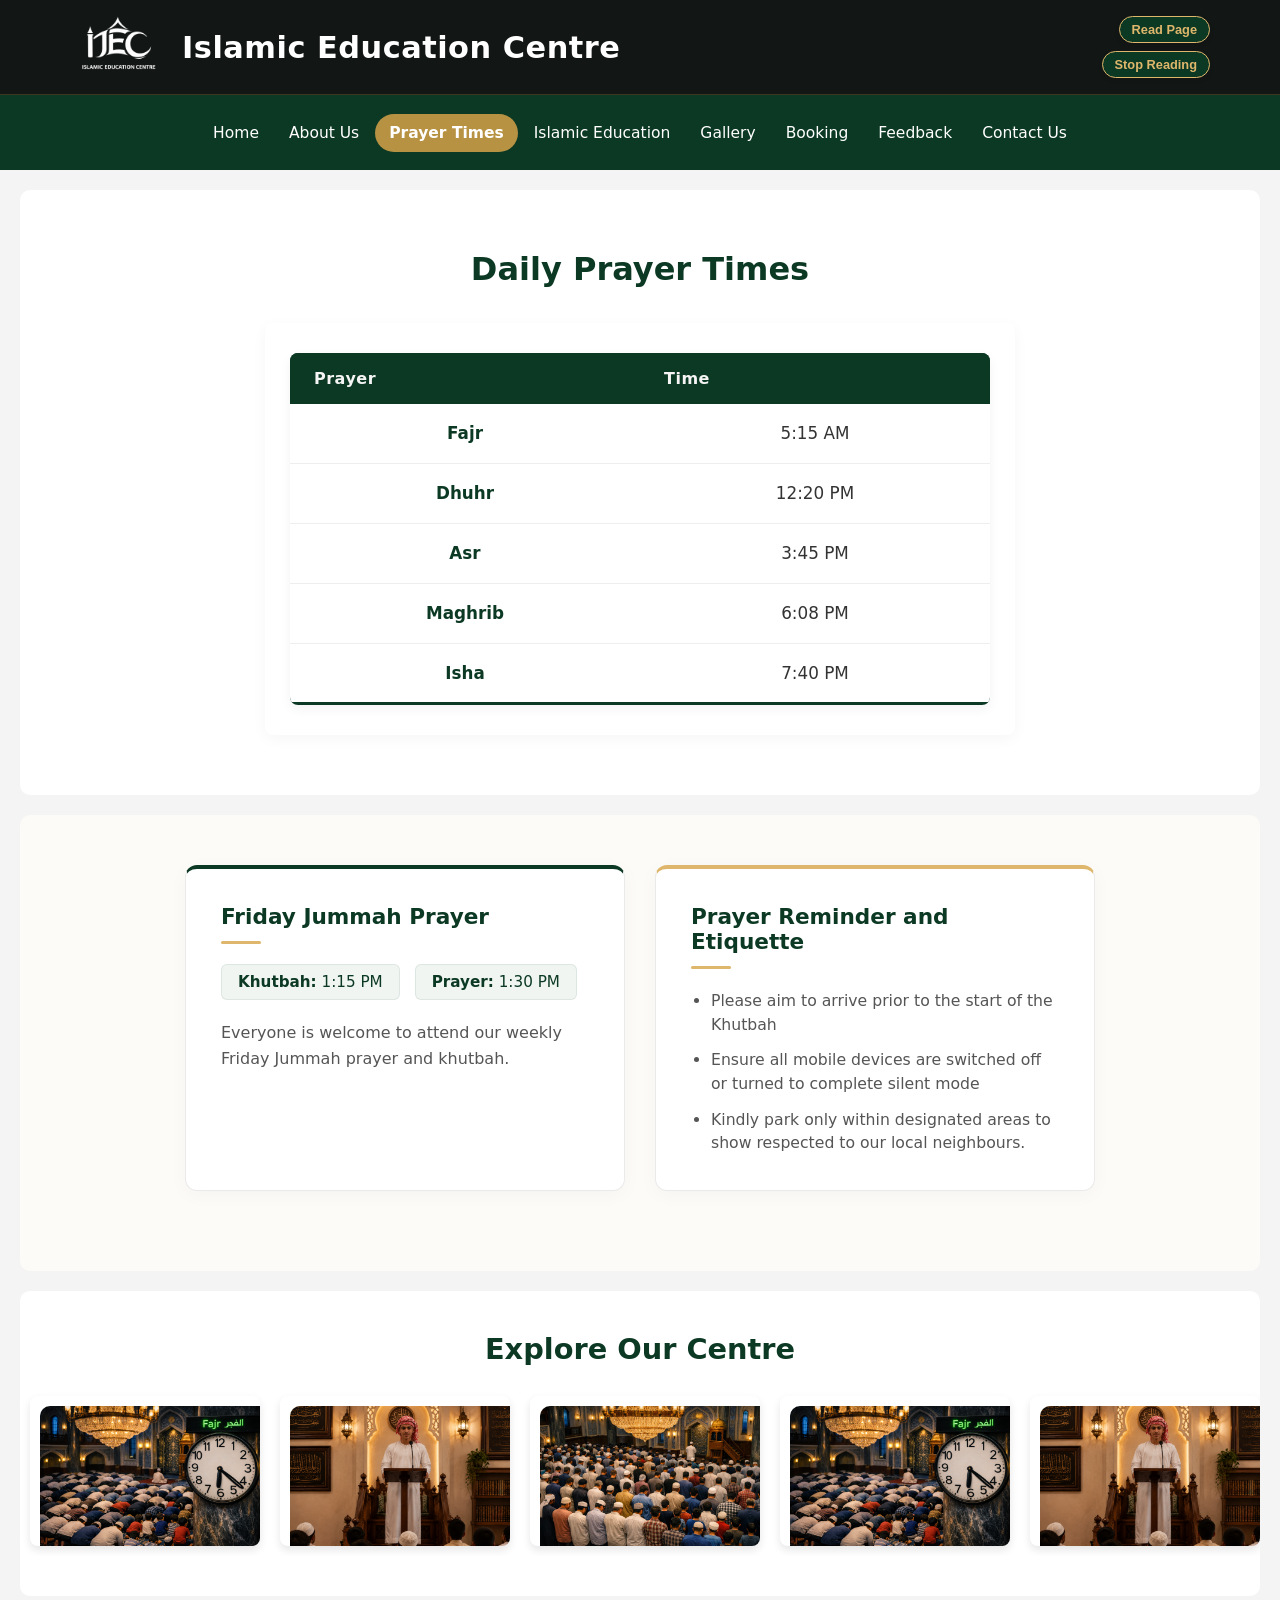
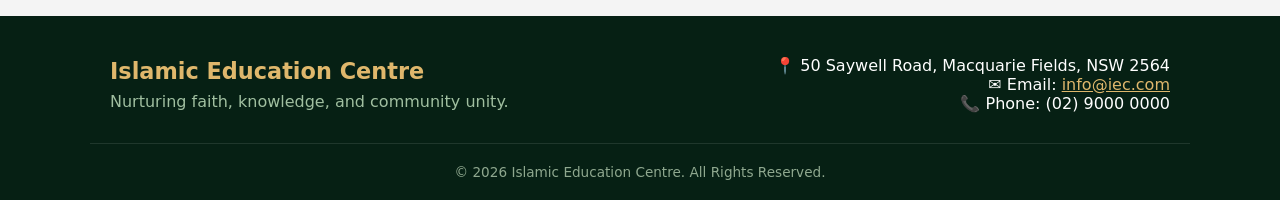
<file: interactive media/prayer.html>
<!DOCTYPE html>
<html lang="en">

<head>
    <meta charset="UTF-8">
    <meta name="viewport" content="width=device-width, initial-scale=1.0">

    <title>Prayer Times</title>

    <!--css link-->
    <link rel="stylesheet" href="style.css">
</head>

<body>

    <!--header-->
    <header class="site-header">

        <div class="top-bar">
            <div class="top-bar-container">
                <div class="brand-logo-group">
                    <img src="IEC LOGO - Copy.png" class="top-logo-img">
                    <h1 class="top-title-text">Islamic Education Centre</h1>
                </div>

                 <div class="top-accessibility">
                     <button type="button" class="access-btn read-btn" onclick="readPage()"> Read Page</button>
                     <button type="button" class="access-btn stop-btn" onclick="stopReading()"> Stop Reading</button>
                </div>
            </div>
        </div>

        <nav class="main-navbar"> 
        <div class="nav-links">
            <a href="index.html">Home</a>
            <a href="about.html">About Us</a>
            <a href="prayer.html" class="active">Prayer Times</a>
            <a href="education.html">Islamic Education</a>
            <a href="gallery.html">Gallery</a>
            <a href="booking.html">Booking</a>
            <a href="feedback.html">Feedback</a>
            <a href="contact.html">Contact Us</a>
        </div>
        </nav>
    </header>

    <!--prayer times-->
    <section class="prayer-times-section">

        <div class="content-container">
        <h2>Daily Prayer Times</h2>
        <div class="title-underline"></div>
        <div class="table-responsive">
        <table class="styled-table">
            <thead>
            <tr>
                <th>Prayer</th>
                <th>Time</th>
            </tr>
            </thead>
            <tbody>
            <tr>
                <td><strong>Fajr</strong></td>
                <td>5:15 AM</td>
            </tr>

            <tr>
                <td><strong>Dhuhr</strong></td>
                <td>12:20 PM</td>
            </tr>

            <tr>
                <td><strong>Asr</strong></td>
                <td>3:45 PM</td>
            </tr>

            <tr>
                <td><strong>Maghrib</strong></td>
                <td>6:08 PM</td>
            </tr>

            <tr>
                <td><strong>Isha</strong></td>
                <td>7:40 PM</td>
            </tr>
            </tbody>
        </table>
        </div>
        </div>
    </section>

    <!--jummah-->
    <section class="jummah-reminder-section">
        <div class="content-container">
            <div class="prayer-card jummah-card">
                <h3>Friday Jummah Prayer</h3>
                <div class="card-underline"></div>
                <div class="time-badge-container">
                    <div class="time-badge"><strong>Khutbah:</strong> 1:15 PM</div>
                    <div class="time-badge"><strong>Prayer:</strong> 1:30 PM</div>
                </div>
                <p class="card-description">Everyone is welcome to attend our weekly Friday Jummah prayer and khutbah.</p>
            </div>

    <!--reminder-->
            <div class="prayer-card reminder-card">
                <h3>Prayer Reminder and Etiquette</h3>
                <div class="card-underline"></div>
                <ul class="reminder-list">
                    <li>Please aim to arrive prior to the start of the Khutbah</li>
                    <li>Ensure all mobile devices are switched off or turned to complete silent mode</li>
                    <li>Kindly park only within designated areas to show respected to our local neighbours.</li>
                </ul>
            </div>
        </div>
    </section>

    <!--image-->
   <section class="home-gallery-slider">
        <h2>Explore Our Centre</h2>
        <div class="slider-track-container">
            <div class="slider-track">

                <div class="slide">
                    <img src="congregation prayer.png"></imgs>
                </div>

                <div class="slide">
                    <img src="khutbah.png">
                </div>

                <div class="slide">
                    <img src="taraweeh.png">
                </div>
                
                <div class="slide"><img src="congregation prayer.png"></div>
                <div class="slide"><img src="khutbah.png"></div>
                <div class="slide"><img src="taraweeh.png"></div>

            </div>
        </div>
    </section>

  <!--Footer-->
    <footer style="width: 100%; background-color: #062014; color: #ffffff; padding: 40px 0 20px 0; box-sizing: border-box; margin: 0;">
        <div class="footer-container">
            <div class="footer-brand">
                <h3>Islamic Education Centre</h3>
                <p>Nurturing faith, knowledge, and community unity.</p>
            </div>
            <div class="footer-info">
                <p>📍 50 Saywell Road, Macquarie Fields, NSW 2564</p>
                <p>✉️ Email: <a href="mailto:info@iec.com">info@iec.com</a></p>
                <p>📞 Phone: (02) 9000 0000</p>
            </div>

        </div>
        <div class="footer-bottom">
            <p>&copy; 2026 Islamic Education Centre. All Rights Reserved.</p>
        </div>
    </footer>

    <script src="js"></script>

</body>

</html>
</file>
<file: interactive media/style.css>
/**full-width layout**/
* {
    margin: 0;
    padding: 0;
    box-sizing: border-box;
}

html, body {
    width: 100% !important;
    max-width: 100% !important;
    margin: 0 !important;
    padding: 0 !important;
    overflow-x: hidden; /**stops horizontal scroll issues**/
    background-color: #ffffff;
}

/**body**/
body {
    font-family: system-ui, -apple-system, BlinkMacSystemFont, 'Segoe UI', Roboto, Oxygen, Ubuntu, Cantarell, 'Open Sans', 'Helvetica Neue', sans-serif;
    background-color: #f4f4f4;
    margin: 0;
}

/*header*/

.site-header {
    width: 100% !important;
    display: flex !important;
    flex-direction: column !important;
}

.top-bar-container {
    max-width: 1200px !important;
    margin: 0 auto !important;
    padding: 0 30px !important;
    display: flex !important;
    align-items: center !important;
    height: 70px !important;
    justify-content: center !important;
}

.top-bar {
    background-color: #121614;
    border-bottom: 1px solid rgba( 184, 146, 67, 0.25) !important;
    padding: 12px 0 !important;
}

.brand-logo-group {
    display: flex !important;
    align-items: center !important;
    gap: 15px !important;
    justify-content: center !important;
}

.top-logo-img {
    height: 97px !important;
    width: auto !important;
    object-fit: contain !important;
}

.top-title-text {
    color: #ffffff;
    font-size: 1.9rem !important;
    font-weight: 700 !important;
    letter-spacing: 0.5px !important;
    margin: 0 !important;
}

/*nav bar*/

.main-navbar {
    background-color: #0c3924 !important;
    height: 75px !important;
    padding: 0 30px !important;
    display: flex !important;
    justify-content: center !important;
    align-items: center !important;
}

.nav-links {
    display: flex !important;
    align-items: center !important;
    gap: 2px !important;
}

.nav-links a {
    color: #ffffff !important;
    text-decoration: none !important;
    font-size: 0.97rem !important;
    font-weight: 500 !important;
    padding: 10px 14px !important;
    border-radius: 50px !important;
    display: inline-block !important;
}

.nav-links a:hover {
    color: #b89243;
    background-color: #b8934377
}

.nav-links a.active {
    color: #0c3924;
    background-color: #b89243;
    font-weight: 600 !important;
}


/**INDEX HTML**

/*hero section*/
.hero-section {
    position: relative;
    background-image: url('mosuqe\ int.png');
    background-size: cover;
    background-position: center;
    height: 60vh;
    display: flex;
    justify-content: center;
    align-items: center;
    overflow: hidden;
}

/*overlay which darkens*/
.hero-overlay {
    background-color: rgba(12, 57, 36, 0.75) !important;
    position: absolute;
    top: 0;
    left: 0;
    width: 100%;
    height: 100%;
    display: flex;
    flex-direction: column;
    justify-content: center;
    align-items: center;
    text-align: center;
    z-index: 1;
}

/*centered content*/
.hero.content {
    max-width: 800px;
    padding: 20px;
    color: #ffffff;
}

.hero-content h2{
    color: #ffffff;
    font-size: 2.8rem;
    margin-bottom: 15px;
    letter-spacing: 0.5px;
}

.hero-content p{
    font-size: 1.2rem;
    color: #ffffff;
}


/*buttons*/
.button {
    background-color: #ebbc64b8;
    color: black;
    padding: 10px 20px;
    border-radius: 5px;
    display: inline-block;
    margin: 10px;
}

.button:hover {
    background-color: #dfb76c;
}

/*sections*/
section {
    background-color:#ffffff;
    margin: 20px;
    padding: 20px;
    border-radius: 10px;
}

.services-section, .announcements-section, .quick-links-section, .prayer-section, .about-section {
    background-color: whitesmoke !important;
}

/*headings*/
h2 {
    color: darkgreen;
}

/*prayer table*/
table {
    width: 100%;
    max-width: 700px;
    margin: 30px auto;
    border-collapse: collapse;
    box-shadow: 0 4px 12px rgba( 0, 0, 0, 0.05);
    overflow: hidden;
    border-radius: 8px;
}

th {
    background-color: #0c3924;
    color: whitesmoke;
    padding: 16px;
    font-size: 1rem;
    font-weight: 600;
    letter-spacing: 0.5px;
}

td {
    padding: 14px;
    text-align: center;
    color: #444444;
    border-bottom: 1px solid #eeeeee;
    background-color: #ffffff;
}

table tbody tr:hover td{
    background-color: #f1ede4;
}

/*section control*/
.services-section {
    padding: 60px 0;
    background-color: #ffffff;
}

.announcements-section {
    padding: 60px 0;
    background-color: #fcfbf7;
}

/*service grid layout*/
.service-grid {
    display: flex;
    gap: 20px;
    justify-content: space-between;
    margin-top: 30px;
    max-width: 1000px;
    margin-left: auto;
    margin-right: right;
}

/*service card blocks*/
.service-card {
    flex: 1;
    background-color: #ffffff !important;
    padding: 25px !important;
    border-radius: 8px !important;
    border-top: 4px solid #0c3924 !important;
    box-shadow: 0 4px 15px rgba(0, 0, 0, 0.05) !important;
    text-align: left !important;
}

.service-card:hover {
    transform: translateY(-5px)
}

.service-card h3 {
    color: #0c3924 !important;
    font-size: 1.25rem !important;
    margin-bottom: 12px !important;
    margin-top: 0 !important;
}

.service-card p{
    color: #555555 !important;
    font-size: 0.95rem !important;
    line-height: 1.6 !important;
    margin: 0 !important;
}

/*announcement set up*/
.announcement-feed {
    max-width: 700px;
    margin: 30px;
    display: flex;
    flex-direction: column;
    gap: 15px;
}

/*indiv announcement bar items*/
.announcement-item {
    display: flex;
    align-items: center;
    gap: 15px;
    background-color: #ffffff;
    padding: 15px 20px;
    border-radius: 6px;
    border-left: 5px solid #0c3924;
    box-shadow: 0 2px 8px rgba(0, 0, 0, 0.03);
    text-align: left;
}

/*notive types based on urgency*/
.announcement-item.danger-notice { border-left-color: #d9534f;}
.announcement-item.dynamic-notice { border-left-color: #dfb76c;}

.announcement-tag {
    font-size: 0.75rem;
    font-weight: bold;
    padding: 4px 8px;
    border-radius: 4px;
    background-color: #eeeeee;
    color: #555555;
    letter-spacing: 0.5px;
}

.announcement-item p {
    margin: 0 !important;
    color: #222222;
    font-size: 1.05rem !important;
    text-align: left !important;
}

.announcement-item h2,
.announcement-item h3 {
    color: #0c3924;
    margin: 0 !important;
}

/**index img slider**/
.home-gallery-slider {
    padding: 40px 0;
    background-color: #ffffff;
    text-align: center;
    overflow: hidden;
    border-top: 1px solid #ffffff;
}

.home-gallery-slider h2 {
    color: #0c3924;
    font-size: 1.8rem;
    margin-bottom: 20px;
}

.slider-track-container {
    width: 100%;
    overflow: hidden;
    position: relative;
    padding: 10px 0;
}

.slider-track {
    display: flex;
    width: calc(250px * 12);
    animation: scrollSlider 25s linear infinite;
}

.slider-track:hover {
    animation-play-state: paused;
}

/**indiv slide styling**/
.slide {
    width: 230px;
    height: 150px;
    margin: 0 10px;
    flex-shrink: 0;
    border-radius: 8px;
    overflow: hidden;
    box-shadow: 0 4px 8px rgba( 0, 0, 0, 0.1);
}

.slide img {
    width: 100%;
    height: 100%;
    object-fit: cover;
    transition: transform 0.3s ease;
}

.slide img:hover {
    transform: scale(1.05);
}

/**inf scrolling keyframe**/
@keyframes scrollSlider {
    0% {
        transform: translateX(0);
    }
    100% {
        transform: translateX(calc(-250px * 6));
    }
}

/*adaptability to diff devices*/
@media (max-width: 768px) {
    .service-grid {
        flex-direction: column;
    }
    .announcement-item {
        flex-direction: column;
        align-items: flex-start;
        gap: 5px;
    }
} 

/*images*/
img {
    display: block;
    margin: auto;
    max-width: 100%;
    border-radius: 10px;
}

/*forms*/
form {
    width: 60%;
    margin: auto;
}

input,
textarea {
    width: 100%;
    padding: 10px;
    margin-top: 5px;
    margin-bottom: 15px;
}

input[type="submit"] {
    background-color: darkgreen;
    color: whitesmoke;
    border: none;
    cursor: pointer;
}

input[type="submit"]:hover{
    background-color: green;
}

/*footer*/
footer {
    background-color: darkgreen;
    color: whitesmoke;
    text-align: center;
    padding: 20px;
    margin-top: 20px;
}


/*mobile view*/
@media (max-width: 768px) {
    nav a {
        display: block;
        margin: 10px 0;
    }
    form {
        width: 90%;
    }
    .hero {
        padding: 30px;
    }
}

/*gallery images*/
section img{
    margin: 10px;
}

.map {
    width: 100%;
    height: 450px;
    border: 0;
}


/**accessibility feature**/

.top-accessibility {
    display: flex;
    flex-direction: column;
    align-items: flex-end;
    gap: 8px;
    margin-left: auto;
}

.access-btn {
    background-color: #0c3924;
    color: #dfb76c;
    border: 1px solid #dfb76c;
    padding: 5px 12px;
    border-radius: 15px;
    font-size: 0.8rem;
    font-weight: 600;
    cursor: pointer;
    transition: all 0.3s ease;
    display: inline-flex;
    align-items: center;
    gap: 6px;
    box-shadow: 0 2px 5px rgba( 0, 0, 0, 0.1);
}

.access-btn:hover {
    background-color: #dfb76c;
    color: #0c3924;
    transform: translateY(-1px);
}


/**quick link layout style**/
.quick-links-section {
    padding: 60px;
    background-color: #fcfbf7;
    text-align: center;
    text-decoration: none;
}

.quick-links-intro {
    max-width: 650px;
    margin: 0 auto 30px;
    color: #666666;
    font-size: 1.05rem;
    line-height: 1.6;
}

.link-btn-grid {
    display: flex;
    justify-content: center;
    gap: 15px;
    flex-wrap: wrap;
    margin-top: 20px;
}

.link-btn {
    display: inline-block;
    padding: 12px 24px;
    background-color: #ffffff;
    color: #0c3924;
    font-weight: 600;
    border-radius: 6px;
    border: 2px solid #0c3924;
    box-shadow: 0 2px 6px rgba(0, 0, 0, 0.02);
    text-decoration: none;
}

.link-btn:hover {
    background-color: #0c3924;
    color: #ffffff;
    transform: translateY(-2px) !important;
    box-shadow: 0 4px 12px rgba(12, 57, 36, 0.15);
}

/**FOOTER**/

.site-footer {
    width: 100% !important;
    background-color: #062014;
    color: #ffffff;
    padding: 40px 0 20px 0;
    font-family: inherit;
}

.footer-container {
    max-width: 1100px;
    margin: 0 auto !important;
    padding: 0 20px !important;
    display: flex;
    justify-content: space-between;
    align-items: center;
    flex-wrap: wrap;
    gap: 20px;
    box-sizing: border-box;
}

.footer-brand {
    text-align: left !important;
}

.footer-info {
    text-align: right !important;
}

.footer-brand h3 {
    color: #dfb76c;
    margin: 0 0 8px 0;
    font-size: 1.4rem;
}

.footer-brand p {
    color: #a0bfa0;
}

.footer-info a {
    color: #dfb76c;
}

.footer-info a:hover {
    text-decoration: underline;
}

.footer-bottom {
    width: 100%;
    max-width: 1100px;
    margin: 30px auto 0 auto !important;
    padding-top: 20px;
    border-top: 1px solid rgba(255, 255, 255, 0.1);
    text-align: center !important;
}

.footer-bottom p {
    margin: 0 !important;
    font-size: 0.85rem;
    color: #8fa88f;
    text-align: center !important;
}

/**adaptable to phone layout**/
@media (max-width: 768px) {
    .footer-container {
        flex-direction: column;
        text-align: center !important;
    }
    .footer-brand, .footer-info {
        text-align: center !important;
    }
}



/**ABOUT US PAGE**/

/**about us page is centered on screens**/
.content-block {
    max-width: 1000px;
    margin: 20px auto;
    padding: 0 20px;
    text-align: left;
}

.content-block h3 {
    color: #0c3924;
    font-size: 1.4rem;
    margin-bottom: 10px;
}

.content-block p {
    color: #333333;
    line-height: 1.6;
    font-size: 1.05rem;
}

.values-section {
    padding: 60px 0;
    background-color: #ffffff;
    text-align: center;
}

.values-section h3 {
    font-size: 1.75rem;
    color: #0c3924;
    margin-bottom: 5px;
}

/**responsive container to prevent overflow on smaller screens**/
.table-responsive {
    width: 100%;
    max-width: 800px;
    margin: 30px auto 0 auto;
    overflow-x: auto;
    box-shadow: 0 4px 15px rgba(0, 0, 0, 0.04);
    border-radius: 8px;
}

/**table style**/
.styled-table {
    width: 100%;
    border-collapse: collapse;
    background-color: #ffffff;
    font-size: 1.05rem;
    text-align: left;
}

/**header design**/
.styled-table thead tr {
    background-color: #0c3924;
    color: #ffffff;
    font-weight: 600;
}

.styled-table th,
.styled-table td {
    padding: 16px 24px;
}

/**description text style**/
.styled-table tbody td:last-child {
    color: #444444;
    line-height: 1.6;
}

/**row lines**/
.styled-table tbody td {
    border-bottom: 1px solid #eeeeee;
}

/**hover**/
.styled-table tbody tr:hover {
    background-color: #fcfbf7;
}

/**clean bottom boundary border**/
.styled-table tbody tr:last-of-type {
    border-bottom: 2px solid #0c3924;
}



/**PRAYER PAGE**/

/**layout spacing for prayer table**/
.prayer-times-section {
    padding: 60px 0;
    background-color: #ffffff;
    text-align: center;
}

.prayer-times-section h2 {
    font-size: 2rem;
    color: #0c3924;
    margin-bottom: 5px;
}

/**responsive container to adapt to smaller devices**/
.table-responsive {
    width: 100%;
    max-width: 750px;
    margin: 35px auto 0 auto;
    overflow-x: auto;
    box-shadow: 0 4px 15px rgba(0, 0, 0, 0.04);
    border-radius: 8px;
}

/**table formatting**/
.styled-table {
    width: 100%;
    border-collapse: collapse;
    background-color: #ffffff;
    font-size: 1.05rem;
    text-align: left;
}

/**header design**/
.styled-table tr {
    background-color: #0c3924;
    color: #ffffff;
    font-weight: 600;
}

.styled-table th,
.styled-table td {
    padding: 16px 24px;
}

/**bold first col elements**/
.styled-table tbody td:first-child {
    color: #0c3924;
    font-weight: 600;
    width: 50%;
}

/**style second col elements**/
.styled-table tbody td:last-child {
    color: #333333;
    font-weight: 500;
    width: 50%;
}

/**add clean separating lines between grid**/
.styled-table tbody td {
    border-bottom: 1px solid #eeeeee;
}

/**hover effect**/
.styled-table tbody tr:hover {
    background-color: #fcfbf7;
}

/**bottom table line thingy**/
.styled-table tbody tr:last-of-type {
    border-bottom: 3px solid #0c3924;
}

/**div which has both informational items side by side**/
.jummah-reminder-section {
    padding: 50px 0 80px 0;
    background-color: #fcfbf7;
}

/**div layout**/
.jummah-reminder-section .content-container {
    display: flex;
    max-width: 950px;
    margin: 0 auto;
    padding: 0 20px;
    gap: 30px;
    justify-content: center;
}

/**card blocks**/
.prayer-card {
    flex: 1;
    background-color: #ffffff;
    padding: 35px;
    border-radius: 12px;
    box-shadow: 0 4px 20px rgba(0, 0, 0, 0.03);
    border: 1px solid #eaeaea;
    text-align: left;
    box-sizing: border-box;
}

/**thingy separating card categories**/
.jummah-card {
    border-top: 4px solid #0c3924;
}

.reminder-card {
    border-top: 4px solid #dfb76c;
}

.prayer-card h3 {
    color: #0c3924;
    font-size: 1.35rem;
    margin: 0 0 12px 0;
}

/**separater line under heading**/
.card-underline {
    width: 40px;
    height: 3px;
    background-color: #dfb76c;
    margin-bottom: 20px;
    border-radius: 2px;
}

.time-badge-container {
    display: flex;
    gap: 15px;
    margin-bottom: 20px;
}

.time-badge {
    background-color: #f0f5f2;
    color: #0c3924;
    padding: 8px 16px;
    border-radius: 6px;
    font-size: 0.95rem;
    border: 1px solid rgba(12, 57, 36, 0.08);
}

.card-description {
    color: #555555;
    line-height: 1.6;
    margin: 0;
    font-size: 1rem;
}

/**list decor**/
.reminder-list {
    margin: 0;
    padding-left: 20px;
    color: #555555;
}

.reminder-list li {
    margin-bottom: 12px;
    line-height: 1.5;
    font-size: 0.98rem;
}

.reminder-list li:last-child {
    margin-bottom: 0;
}

/**mobile adaptability scaling**/
@media (max-width: 768px) {
    .jummah-reminder-section .content-container {
        flex-direction: column;
        gap: 20px
    }
}




/**BOOKING PAGE**/

/**background padding to make it look better**/
.booking-section {
    padding: 60px 20px;
    background-color: #fcfbf7;
    display: flex;
    justify-content: center;
}

/**form card config**/
.form-container {
    width: 100%;
    max-width: 650ppx;
    background-color: #ffffff;
    padding: 40px;
    border-radius: 12px;
    box-shadow: 0 4px 25px rgba(0, 0, 0, 0.04);
    border: 1px solid #eaeaea;
    box-sizing: border-box;
}

.form-container h2 {
    color: #0c3924;
    font-size: 1.8rem;
    margin: 0 0 10px 0;
    text-align: center;
}

.form-subtitle {
    color: #666666;
    font-size: 1rem;
    text-align: center;
    margin-bottom: 30px;
    line-height: 1.5;
}

/**layout spacing**/
.form-group label {
    margin-bottom: 22px;
    text-align: left;
}

/**alignment config for input elements**/
.form-group label {
    display: block;
    font-weight: 600;
    margin-bottom: 8px;
    color: #0c3924;
    font-size: 0.95rem;
}

/**text fields and areas style**/
.form-container input[type="text"],
.form-container input[type="email"],
.form-container input[type="tel"],
.form-container input[type="date"],
.form-container textarea {
    width: 100%;
    padding: 12px 16px;
    font-size: 1rem;
    border: 1px solid #cccccc;
    border-radius: 6px;
    background-color: #ffffff;
    color: #333333;
    box-sizing: border-box;
}
/**responsice glow**/
.form-container input:focus {
    outline: none;
    border-color: #0c3924;
    box-shadow: 0 0 0 3px rgba(12, 57, 36, 0.1);
    background-color: #fbfdfc;
}

/**textarea customisation settings**/
.form-container textarea {
    resize: vertical;
    font-family: inherit;
}

/**styled submit button**/
.submit-btn {
    width: 100%;
    background-color: #0c3924;
    color: #ffffff;
    padding: 14px 20px;
    font-size: 1.1rem;
    font-weight: 600;
    border-radius: 6px;
    cursor: pointer;
    margin-top: 10px;
}

.submit-btn:hover {
    background-color: #062014;
}

.submit-btn:active {
    transform: scale(0.99);
}



/**ISLAMIC EDU PAGE**/

/**edu page layout**/
.education-hub {
    padding: 60px 0;
    background-color: #fcfbf7;
    text-align: center;
}

.education-hub .content-container {
    max-width: 1100px;
    margin: 0 auto;
    padding: 0 20px;
    align-items: center;
}

/**spotlight box**/
.inspiration-banner {
    background-color: #0c3924;
    color: #ffffff;
    padding: 40px 30px;
    border-radius: 12px;
    margin-bottom: 50px;
    box-shadow: 0 4px 20px rgba(0, 0, 0, 0.05);
    text-align: center;
}

.spotlight-tag {
    display: inline-block;
    background-color: #dfb76c;
    color: #0c3924 !important;
    padding: 6px 16px;
    border-radius: 20px;
    font-size: 0.85rem;
    font-weight: 700;
    margin-bottom: 15px;
    letter-spacing: 0.5px;
    box-shadow: 0 2px 8px rgba(0, 0, 0, 0.15);
    border: 1px solid rgba(12, 57, 36, 0.2);
}

.inspiration-banner h2 {
    font-style: italic;
    font-weight: 500;
    font-size: 1.6rem;
    line-height: 1.5;
    margin: 0 0 10px 0;
    color: #ffffff;
}

.inspiration-banner .reference {
    color: #dfb76c;
    font-weight: 600;
    margin-bottom: 15px;
}

.inspiration-banner .banner-note {
    color: #a3c4b4;
    font-size: 0.95rem;
    margin: 0;
}

/**title**/
.section-title-block {
    margin: 40px 0 25px 0;
    text-align: left;
}

.section-title-block h3 {
    color: #0c3924;
    font-size: 1.5rem;
    margin: 0 0 5px 0;
}

/**two col display grid**/
.knowledge-grid {
    display: grid;
    grid-template-columns: repeat(2, 1fr);
    gap: 25px;
    margin-bottom: 50px;
}

/**info cards**/
.info-card {
    background-color: #9999991f;
    padding: 30px;
    border-radius: 8px;
    border: 1px solid #9999991f;
    box-shadow: 0 4px 15px rgba(0, 0, 0, 0.02);
    text-align: left;
    display: flex;
    flex-direction: column;
    justify-content: space-between;
    transition: transform 0.25s ease, box-shadow 0.25s ease;
}

.info-card:hover {
    transform: translateY(-3px);
    box-shadow: 0 6px 20px rgba(0, 0, 0, 0.05);
}

/**colour for section**/
.ayah-card {
    border-left: 4px solid #0c3924;
}

.hadith-card {
    border-left: 4px solid #dfb76c;
}

.card-surah {
    font-size: 0.85rem;
    color: #2c2c2c;
    font-weight: 600;
    margin-bottom: 15px;
    display: block;
    letter-spacing: 0.5px;
}

.info-card h4 {
    color: #0c3924;
    font-size: 1.2rem;
    margin: 0 0 10px 0;
}

/**arabic text styling**/
.arabic-text {
    font-size: 1.4rem;
    color: #0c3924;
    text-align: right;
    margin: 0 0 15px 0;
    direction: rtl;
    line-height: 1.8;
    font-family: Georgia, 'Times New Roman', Times, serif;
}

.translation {
    color: #444444;
    line-height: 1.6;
    font-size: 1rem;
    margin: 0;
    font-style: italic;
}



/**mobile resposive adaptability**/
@media (max-width: 768px) {
    .knowledge-grid {
        grid-template-columns: 1fr;  /**-> makes it into single file line vertically**/
        gap: 20px;
    }

    .inspiration-banner h2 {
        font-size: 1.35rem;
    }
}




/**CONTACT US PAGE**/

/**main section layout**/
.contact-section {
    padding: 60px 0;
    background-color: #fcfbf7;
}

.contact-info-row {
    display: flex !important;
    flex-direction: row !important;
    gap: 30px;
    width: 100% !important;
    margin-bottom: 40px !important;
    box-sizing: border-box !important;
}

.contact-info-row .info-details-card {
    flex: 1 !important;
    min-height: 290px !important;
    background-color: #ffffff;
    padding: 30px !important;
    border-radius: 12px !important;
    box-shadow: 0 4px 25px rgba(0, 0, 0, 0.04);
    border: 1px solid #eaeaea !important;
    text-align: left Im !important;
    box-sizing: border-box Im !important;
    display: flex !important;
    flex-direction: column !important;
    justify-content: flex-start !important;
}

.info-details-card h3 {
    color: #0c3924;
    font-size: 1.4rem;
    margin: 0 0 10px 0;
}

.detail-item {
    display: flex !important;
    gap: 15px !important;
    margin-bottom: 20px !important;
    align-items: flex-start !important;
}

.detail-item:last-child {
    margin-bottom: 0 !important;
}

.detail-icon {
    font-size: 1.3rem;
    margin-bottom: 2px;
}

.detail-item strong {
    color: #0c3924;
    font-size: 0.95rem;
    display: block;
    margin-bottom: 2px;
}

.detail-item p, .detail-item a {
    color: #555555;
    margin: 0;
    font-size: 1rem;
}

.detail-item a:hover {
    color: #dfb76c;
}

.location-text {
    color: #555555;
    font-size: 0.95rem;
    line-height: 1.5;
    margin: 0 0 15px 0;
}

.map-placeholder {
    width: 100% !important;
    height: 170px !important;
    background-color: #f4f6f5;
    border: 1px solid #e0e0e0 !important;
    border-radius: 12px !important;
    display: flex !important;
    flex-direction: column !important;
    align-items: center !important;
    justify-content: center !important;
    color: #0c3924;
    font-weight: 500 !important;
    margin-top: auto;
    overflow: visible !important;
    position: relative !important;
}

.map-placeholder iframe {
    border-radius: 12px !important;
    width: 100% !important;
    height: 100% !important;
    display: block !important;
}

.map-icon {
    margin-bottom: 5px;
    position: absolute !important;
    top: 0 !important;
    left: 50% !important;
    transform: translate(-50%, -50%) !important;
    padding: 6px 10px !important;
    border-radius: 30px !important;
    font-size: 2.1rem !important;
    z-index: 99 !important;
    line-height: 1 !important;
    display: inline-block !important;
}

.full-width-form-wrapper {
    display: flex !important;
    justify-content: center !important;
    width: 100% !important;
}

.full-width-form-wrapper .form-container {
    width: 100% !important;
    max-width: 1100px !important;
    background-color: #ffffff;
    padding: 40px;
    border-radius: 12px !important;
    box-shadow: 0 4px 25px rgba(0, 0, 0, 0.04);
    border: 1px solid #eaeaea;
    box-sizing: border-box !important;
    display: block !important;
}

.form-group {
    margin-bottom: 24px !important;
    display: block !important;
    clear: both !important;
    position: relative !important;
    text-align: left !important;
}

.form-group label {
    display: block !important;
    position: static !important;
    font-weight: 600 !important;
    margin-bottom: 8px !important;
    color: #0c3924;
    font-size: 0.95rem !important;
    text-align: left !important;
}

.form-container input[type="text"],
.form-container input[type="email"],
.form-container textarea {
    display: block !important;
    position: static !important;
    width: 100% !important;
    padding: 12px 16px !important;
    font-size: 1rem !important;
    border: 1px solid #cccccc;
    border-radius: 6px !important;
    background-color: #ffffff;
    color: #333333;
    box-sizing: border-box !important;
    margin: 0 !important;
}

.form-container input:focus,
.form-container textarea:focus {
    border-color: #0c3924 !important;
    box-shadow: 0 0 0 3px rgba(12, 57, 36, 0.1) !important;
}

/**ohone responsiveness**/
@media (max-width: 768px) {
    .contact-info-row {
        flex-direction: column !important; /**->stacks cols on phones**/
    }
}

/**centering form**/
form {
    max-width: 600px !important;
    margin: 30px auto !important;
    background-color: #ffffff;
    padding: 30px !important;
    border-radius: 12px !important;
    box-shadow: 0 4px 15px rgba(0, 0, 0, 0.05);
    border: 1px solid #e8ebe9 !important;
}

/**spaceing fields**/
.form-group {
    margin-bottom: 20px !important;
    display: flex !important;
    flex-direction: column !important;
    text-align: left !important;
}

/**labels**/
.form-group label {
    font-size: 0.95rem !important;
    font-weight: 600 !important;
    color: #0c3924;
    margin-bottom: 8px !important;
}

/**input/textarea style**/
.form-group input,
.form-group textarea {
    width: 100% !important;
    padding: 12px 16px !important;
    font-size: 0.95rem !important;
    border: 1px solid #dcdcdc;
    border-radius: 8px !important;
    background-color: #f9fbf9 !important;
    color: #333333 !important;
    outline: none !important;
    box-sizing: border-box !important;
    font-family: inherit !important;
}

/**focus glow effect**/
.form-group input:focus,
.form-group textarea:focus {
    border-color: #0c3924;
    background-color: #ffffff;
    box-shadow: 0 0 0 3px rgba(12, 57, 36, 0.1);
}

/**feedback submit btn**/
.submit-btn {
    width: 100% !important;
    background-color: #0c3924;
    color: #ffffff !important;
    padding: 14px !important;
    font-size: 1rem !important;
    font-weight: 600 !important;
    border-radius: 8px !important;
    cursor: pointer !important;
    box-shadow: 0 2px 6px rgba(12, 57, 36, 0.2) !important;
}

.submit-btn:hover {
    background-color: #125335 !important;
}





/**FEEDBACK PAGEE**/

/**feedback header**/
.feedback-header {
    max-width: 600px !important;
    margin: 40px auto 0 auto !important;
    text-align: center !important;
    padding: 0 20px !important;
}

.feedback-title {
    color: #0c3924;
    font-size: 2.2rem !important;
    font-weight: 700 !important;
    margin-bottom: 12px !important;
    letter-spacing: -0.5px !important;
}

.header-divider {
    width: 60px !important;
    height: 3px !important;
    background-color: #b89243;
    margin: 0 auto 16px !important;
    border-radius: 2px !important;
}

.feedback-subtitle {
    color: #55635a !important;
    font-size: 1.05rem !important;
    line-height: 1.6 !important;
    margin-bottom: 10px !important;
    font-weight: 400 !important;
}




/**GALLERY PAGE**/

.gallery-container {
    max-width: 1100px;
    margin: 0 auto;
    padding: 20px;
    text-align: center;
}

.gallery-container h2 {
    color: #0c3924;
    font-size: 2rem;
    margin-bottom: 5px;
}

.gallery-container p {
    color: #555555;
    margin-bottom: 10px;
}

/**drop down filter**/
.filter-dropdown-container {
    margin-top: 22px;
    margin-bottom: 20px;
    text-align: center;
}

.filter-dropdown-container label {
    color: #0c3924;
    font-size: 1.1rem;
    font-weight: 600;
    margin-right: 8px;
}

.gallery-dropdown {
    width: auto;
    max-width: 220px;
    padding: 5px 10px;
    font-size: 0.95rem;
    font-weight: 600;
    color: #0c3924;
    background-color: #ffffff;
    border: 2px solid #0c3924;
    border-radius: 6px;
    cursor: pointer;
    box-shadow: 0 2px 6px rgba( 0, 0, 0, 0.05);
    transition: all 0.25s ease;
}

.gallery-dropdown:hover,
.gallery-dropdown:focus {
    border-color: #dfb76c;
}

/**slideshow**/
.slideshow-container {
    max-width: 900px;
    position: relative;
    margin: 0 auto 40px auto;
    border-radius: 8px;
    overflow: hidden;
    box-shadow: 0 4px 12px rgba( 0, 0, 0, 0.15);
}

.mySlides {
    display: none;
}

.mySlides img {
    height: 380px;
    object-fit: cover;
}

.prev, .next {
    cursor: pointer;
    position: absolute;
    top: 50%;
    width: auto;
    margin-top: -21px;
    padding: 15px;
    color: whitesmoke;
    font-weight: bold;
    font-size: 18px;
    border-radius: 0 3px 3px 0;
    background-color: rgba(12, 57, 36, 0.6);
}

.next {
    right: 0;
    border-radius: 3px 0 0 3px;
}

.prev {
    left: 0;
}

.prev:hover, .next:hover {
    background-color: #b89243;
    color: #0c3924;
}

.numbertext {
    color: #f2f2f2;
    font-size: 12px;
    padding: 8px 12px;
    position: absolute;
    top: 0;
    background-color: rgba( 0, 0, 0, 0.4);
}

.caption-text {
    color: #ffffff;
    font-size: 15px;
    padding: 12px 15px;
    position: absolute;
    bottom: 0;
    width: 100%;
    text-align: center;
    background: linear-gradient(transparent, rgba(12, 57, 36, 0.9));
}

.fade {
    animation-name: fade;
    animation-duration: 1.5s;
}

@keyframes fade {
    from {opacity: .4;}
    to {opacity: 1;}
}

.row {
    display: flex;
    flex-wrap: wrap;
    margin: 0 -8px;
}

.column {
    flex: 33%;
    max-width: 33%;
    padding: 0 8px;
    box-sizing: border-box;
    margin-bottom: 20px;
    display: block;
}

.content {
    background-color: whitesmoke;
    padding: 10px;
    border: 1px solid #eaeaea;
    border-radius: 6px;
    text-align: left;
    box-shadow: 0 2px 6px rgba( 0, 0, 0, 0.05);
}

.content img {
    width: 100%;
    height: 180px;
    object-fit: cover;
    border-radius: 4px;
    cursor: pointer;
    transition: 0.3s;
}

.content img:hover {
    opacity: 0.85;
}

.content h4 {
    color: #0c3924;
    margin: 10px 0 5px 0;
}

.content p {
    color: #666666;
    font-size: 0.9rem;
    margin: 0;
}

.modal {
    display: none;
    position: fixed;
    z-index: 1000;
    padding-top: 80px;
    left: 0;
    top: 0;
    width: 100%;
    height: 100%;
    overflow: auto;
    background-color: rgba( 0, 0, 0, 0.85);
}

#modalCaption {
    margin: auto;
    display: block;
    width: 80%;
    text-align: center;
    color: #b89243;
    padding: 10px 0;
    font-weight: bold;
    font-size: 1.2rem;
}

.model-content {
    margin: auto;
    display: block;
    width: 80%;
    max-width: 700px;
    max-height: 80vh;
    object-fit: contain;
    border-radius: 8px;
    box-shadow: 0 4px 20px rgba( 0, 0, 0, 0.5);
}

.close {
    position: absolute;
    top: 25px;
    right: 35px;
    color: #f1f1f1;
    font-size: 40px;
    font-weight: bold;
    cursor: pointer;
}

.close:hover {
    color: #b89243;
}

/**responsive scaling**/
@media screen and (max-width: 768px) {
    .column {
        flex: 100%;
        max-width: 100%;
    }    
}
</file>
